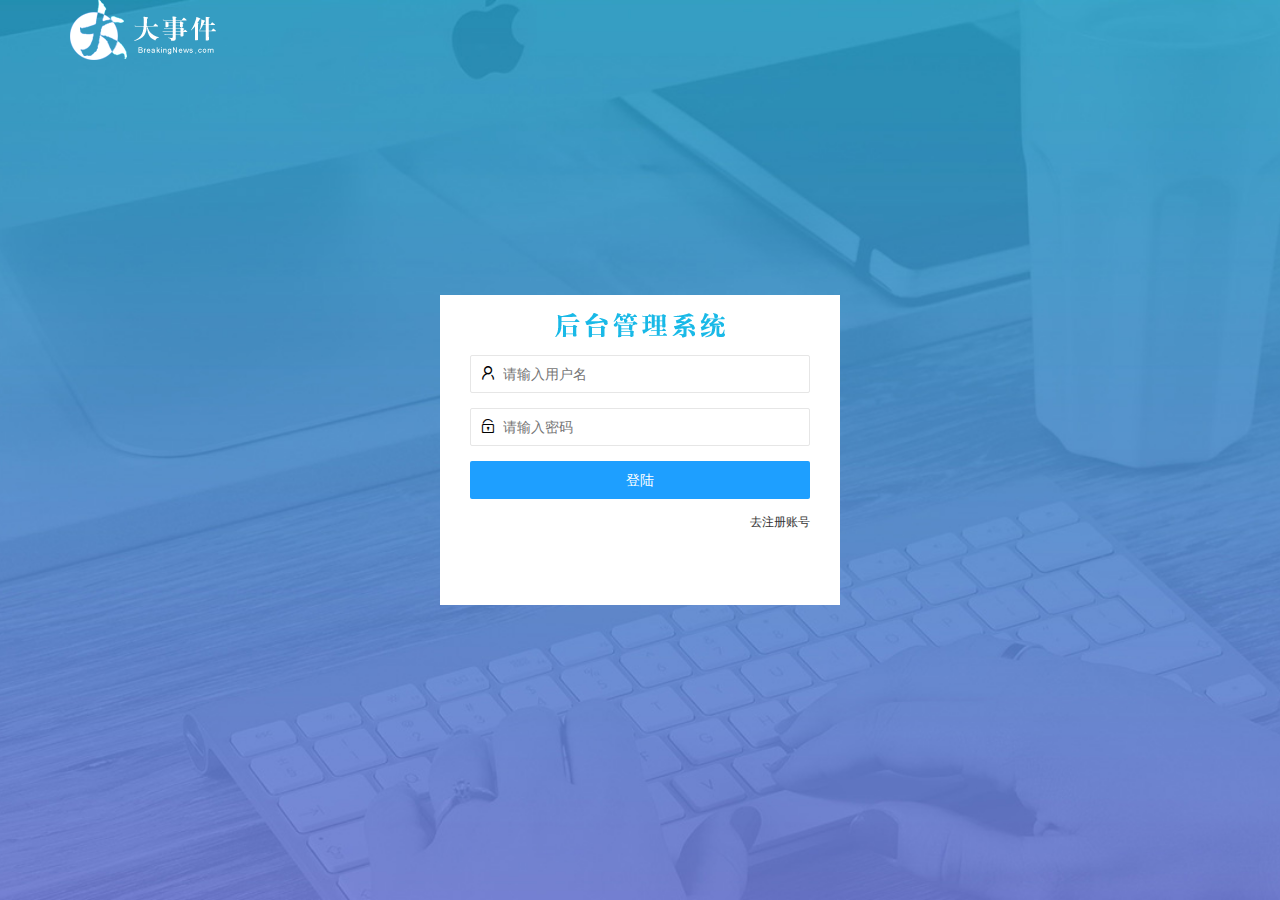
<file: login.html>
<!DOCTYPE html>
<html lang="en">

<head>
    <meta charset="UTF-8">
    <meta name="viewport" content="width=device-width, initial-scale=1.0">
    <title>Document</title>
    <!-- 导入layui样式 -->
    <link rel="stylesheet" href="/assets/lib/layui/css/layui.css">
    <!-- 导入自己的CSS样式 -->
    <link rel="stylesheet" href="/assets/css/login.css">
</head>

<body>
    <!-- 头部logo区 -->
    <div class="layui-main">
        <img src="/assets/images/logo.png" alt="">
    </div>

    <!-- 登陆注册区 -->
    <div class="loginAndRegBox">
        <!-- logo -->
        <div class="title-box"></div>

        <!-- 登陆的表单 -->
        <div class="login-box">

            <form class="layui-form" id="form_login">
                <!-- 用户名 -->
                <div class="layui-form-item">
                    <i class="layui-icon layui-icon-username"></i>
                    <input type="text" name="username" required lay-verify="required" placeholder="请输入用户名"
                        autocomplete="off" class="layui-input">
                </div>
                <!-- 密码 -->
                <div class="layui-form-item">
                    <i class="layui-icon layui-icon-password"></i>
                    <input type="password" name="password" required lay-verify="required|pwd" placeholder="请输入密码"
                        autocomplete="off" class="layui-input">
                </div>
                <!-- 登陆按钮 -->
                <div class="layui-form-item">
                    <!-- 注意 表单提交按钮和普通按钮的区别就是 lay-submit -->
                    <button class="layui-btn layui-btn-fluid layui-btn layui-btn-normal" lay-submit
                        lay-filter="formDemo">登陆</button>

                </div>
                <div class="layui-form-item links">
                    <a href="javascript:;" id="link_reg">去注册账号</a>
                </div>

            </form>
        </div>
 <!-- 注册的div -->
 <div class="reg-box">
    <!-- 注册的表单 -->
    <form class="layui-form" id="form_reg">
      <!-- 用户名 -->
      <div class="layui-form-item">
        <i class="layui-icon layui-icon-username"></i>
        <input type="text" name="username" required lay-verify="required" placeholder="请输入用户名" autocomplete="off" class="layui-input" />
      </div>
      <!-- 密码 -->
      <div class="layui-form-item">
        <i class="layui-icon layui-icon-password"></i>
        <input type="password" name="password" required lay-verify="required|pwd" placeholder="请输入密码" autocomplete="off" class="layui-input" />
      </div>
      <!-- 密码确认框 -->
      <div class="layui-form-item">
        <i class="layui-icon layui-icon-password"></i>
        <input type="password" name="repassword" required lay-verify="required|pwd|repwd" placeholder="再次确认密码" autocomplete="off" class="layui-input" />
      </div>
      <!-- 注册按钮 -->
      <div class="layui-form-item">
        <!-- 注意：表单提交按钮和普通按钮的区别，就是 lay-submit 属性 -->
        <button class="layui-btn layui-btn-fluid layui-btn-normal" lay-submit>注册</button>
      </div>
      <div class="layui-form-item links">
        <a href="javascript:;" id="link_login">去登录</a>
      </div>
    </form>
  </div>


    </div>
    <!-- 导入layui的JS脚本 -->
    <script src="/assets/lib/layui/layui.all.js"></script>
    <!-- 导入jquery脚本 -->
    <script src="/assets/lib/jquery.js"></script>
    <!-- 导入自己的JS脚本 -->
    <!-- 公共地址脚本 -->
    <script src="/assets/js/baseAPI.js"></script>
    <script src="/assets/js/login.js"></script>
</body>

</html>
</file>
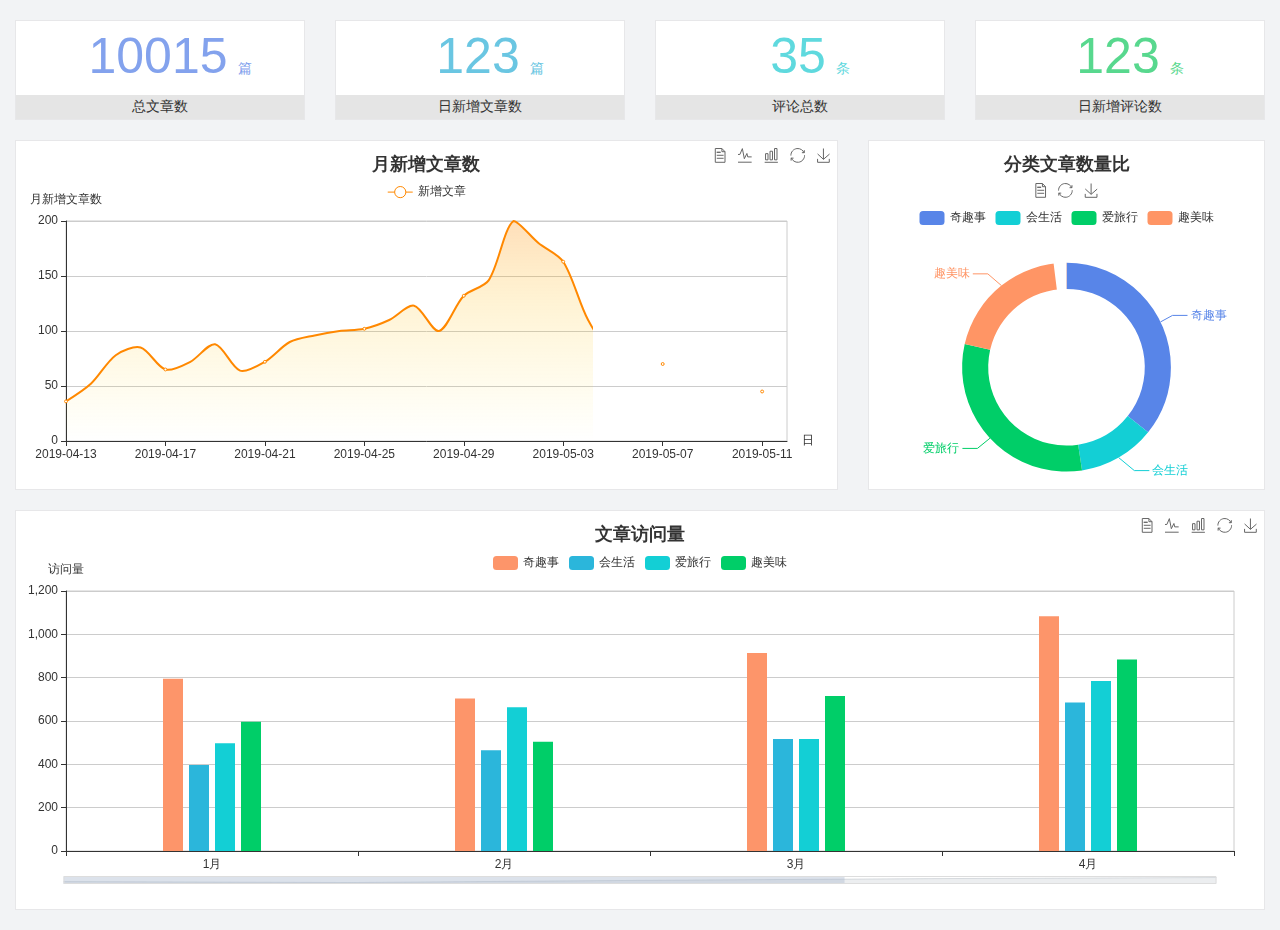
<file: home/dashboard.html>
<!DOCTYPE html>
<html lang="en">

<head>
  <meta charset="UTF-8">
  <meta name="viewport" content="width=device-width, initial-scale=1.0">
  <meta http-equiv="X-UA-Compatible" content="ie=edge">
  <title>图表统计</title>
  <link rel="stylesheet" href="../../assets/lib/bootstrap.css" />
  <link rel="stylesheet" href="../../assets/lib/main.css" />
  <script src="../../assets/lib/jquery.js"></script>
  <script type="text/javascript" src="../../assets/lib/echarts.min.js"></script>
</head>

<body>
  <div class="container-fluid">
    <div class="row spannel_list">
      <div class="col-sm-3 col-xs-6">
        <div class="spannel">
          <em>10015</em><span>篇</span>
          <b>总文章数</b>
        </div>
      </div>
      <div class="col-sm-3 col-xs-6">
        <div class="spannel scolor01">
          <em>123</em><span>篇</span>
          <b>日新增文章数</b>
        </div>
      </div>
      <div class="col-sm-3 col-xs-6">
        <div class="spannel scolor02">
          <em>35</em><span>条</span>
          <b>评论总数</b>
        </div>
      </div>
      <div class="col-sm-3 col-xs-6">
        <div class="spannel scolor03">
          <em>123</em><span>条</span>
          <b>日新增评论数</b>
        </div>
      </div>
    </div>
  </div>

  <div class="container-fluid">
    <div class="row curve-pie">
      <div class="col-lg-8 col-md-8">
        <div class="gragh_pannel" id="curve_show"></div>
      </div>
      <div class="col-lg-4 col-md-4">
        <div class="gragh_pannel" id="pie_show"></div>
      </div>
    </div>
  </div>

  <div class="container-fluid">
    <div class="column_pannel" id="column_show"></div>
  </div>

  <script>
    var oChart = echarts.init(document.getElementById('curve_show'));
    var aList_all = [
      { 'count': 36, 'date': '2019-04-13' },
      { 'count': 52, 'date': '2019-04-14' },
      { 'count': 78, 'date': '2019-04-15' },
      { 'count': 85, 'date': '2019-04-16' },
      { 'count': 65, 'date': '2019-04-17' },
      { 'count': 72, 'date': '2019-04-18' },
      { 'count': 88, 'date': '2019-04-19' },
      { 'count': 64, 'date': '2019-04-20' },
      { 'count': 72, 'date': '2019-04-21' },
      { 'count': 90, 'date': '2019-04-22' },
      { 'count': 96, 'date': '2019-04-23' },
      { 'count': 100, 'date': '2019-04-24' },
      { 'count': 102, 'date': '2019-04-25' },
      { 'count': 110, 'date': '2019-04-26' },
      { 'count': 123, 'date': '2019-04-27' },
      { 'count': 100, 'date': '2019-04-28' },
      { 'count': 132, 'date': '2019-04-29' },
      { 'count': 146, 'date': '2019-04-30' },
      { 'count': 200, 'date': '2019-05-01' },
      { 'count': 180, 'date': '2019-05-02' },
      { 'count': 163, 'date': '2019-05-03' },
      { 'count': 110, 'date': '2019-05-04' },
      { 'count': 80, 'date': '2019-05-05' },
      { 'count': 82, 'date': '2019-05-06' },
      { 'count': 70, 'date': '2019-05-07' },
      { 'count': 65, 'date': '2019-05-08' },
      { 'count': 54, 'date': '2019-05-09' },
      { 'count': 40, 'date': '2019-05-10' },
      { 'count': 45, 'date': '2019-05-11' },
      { 'count': 38, 'date': '2019-05-12' },
    ];

    let aCount = [];
    let aDate = [];

    for (var i = 0; i < aList_all.length; i++) {
      aCount.push(aList_all[i].count);
      aDate.push(aList_all[i].date);
    }

    var chartopt = {
      title: {
        text: '月新增文章数',
        left: 'center',
        top: '10'
      },
      tooltip: {
        trigger: 'axis'
      },
      legend: {
        data: ['新增文章'],
        top: '40'
      },
      toolbox: {
        show: true,
        feature: {
          mark: { show: true },
          dataView: { show: true, readOnly: false },
          magicType: { show: true, type: ['line', 'bar'] },
          restore: { show: true },
          saveAsImage: { show: true }
        }
      },
      calculable: true,
      xAxis: [
        {
          name: '日',
          type: 'category',
          boundaryGap: false,
          data: aDate
        }
      ],
      yAxis: [
        {
          name: '月新增文章数',
          type: 'value'
        }
      ],
      series: [
        {
          name: '新增文章',
          type: 'line',
          smooth: true,
          itemStyle: { normal: { areaStyle: { type: 'default' }, color: '#f80' }, lineStyle: { color: '#f80' } },
          data: aCount
        }],
      areaStyle: {
        normal: {
          color: new echarts.graphic.LinearGradient(0, 0, 0, 1, [{
            offset: 0,
            color: 'rgba(255,136,0,0.39)'
          }, {
            offset: .34,
            color: 'rgba(255,180,0,0.25)'
          }, {
            offset: 1,
            color: 'rgba(255,222,0,0.00)'
          }])

        }
      },
      grid: {
        show: true,
        x: 50,
        x2: 50,
        y: 80,
        height: 220
      }
    };

    oChart.setOption(chartopt);


    var oPie = echarts.init(document.getElementById('pie_show'));
    var oPieopt =
    {
      title: {
        top: 10,
        text: '分类文章数量比',
        x: 'center'
      },
      tooltip: {
        trigger: 'item',
        formatter: "{a} <br/>{b} : {c} ({d}%)"
      },
      color: ['#5885e8', '#13cfd5', '#00ce68', '#ff9565'],
      legend: {
        x: 'center',
        top: 65,
        data: ['奇趣事', '会生活', '爱旅行', '趣美味']
      },
      toolbox: {
        show: true,
        x: 'center',
        top: 35,
        feature: {
          mark: { show: true },
          dataView: { show: true, readOnly: false },
          magicType: {
            show: true,
            type: ['pie', 'funnel'],
            option: {
              funnel: {
                x: '25%',
                width: '50%',
                funnelAlign: 'left',
                max: 1548
              }
            }
          },
          restore: { show: true },
          saveAsImage: { show: true }
        }
      },
      calculable: true,
      series: [
        {
          name: '访问来源',
          type: 'pie',
          radius: ['45%', '60%'],
          center: ['50%', '65%'],
          data: [
            { value: 300, name: '奇趣事' },
            { value: 100, name: '会生活' },
            { value: 260, name: '爱旅行' },
            { value: 180, name: '趣美味' }
          ]
        }
      ]
    };
    oPie.setOption(oPieopt);



    var oColumn = this.echarts.init(document.getElementById('column_show'));
    var oColumnopt =
    {
      title: {
        text: '文章访问量',
        left: 'center',
        top: '10'
      },
      tooltip: {
        trigger: 'axis'
      },
      legend: {
        data: ['奇趣事', '会生活', '爱旅行', '趣美味'],
        top: '40'
      },
      toolbox: {
        show: true,
        feature: {
          mark: { show: true },
          dataView: { show: true, readOnly: false },
          magicType: { show: true, type: ['line', 'bar'] },
          restore: { show: true },
          saveAsImage: { show: true }
        }
      },
      calculable: true,
      xAxis: [
        {
          type: 'category',
          data: ['1月', '2月', '3月', '4月', '5月']
        }
      ],
      yAxis: [
        {
          name: '访问量',
          type: 'value'
        }
      ],
      series: [
        {
          name: '奇趣事',
          type: 'bar',
          barWidth: 20,
          itemStyle: {
            normal: { areaStyle: { type: 'default' }, color: '#fd956a' }
          },
          data: [800, 708, 920, 1090, 1200]
        },
        {
          name: '会生活',
          type: 'bar',
          barWidth: 20,
          itemStyle: {
            normal: { areaStyle: { type: 'default' }, color: '#2bb6db' }
          },
          data: [400, 468, 520, 690, 800]
        },
        {
          name: '爱旅行',
          type: 'bar',
          barWidth: 20,
          itemStyle: {
            normal: { areaStyle: { type: 'default' }, color: '#13cfd5' }
          },
          data: [500, 668, 520, 790, 900]
        },
        {
          name: '趣美味',
          type: 'bar',
          barWidth: 20,
          itemStyle: {
            normal: { areaStyle: { type: 'default' }, color: '#00ce68' }
          },
          data: [600, 508, 720, 890, 1000]
        }
      ],
      grid: {
        show: true,
        x: 50,
        x2: 30,
        y: 80,
        height: 260
      },
      dataZoom: [//给x轴设置滚动条
        {
          start: 0,//默认为0
          end: 100 - 1000 / 31,//默认为100
          type: 'slider',
          show: true,
          xAxisIndex: [0],
          handleSize: 0,//滑动条的 左右2个滑动条的大小
          height: 8,//组件高度
          left: 45, //左边的距离
          right: 50,//右边的距离
          bottom: 26,//右边的距离
          handleColor: '#ddd',//h滑动图标的颜色
          handleStyle: {
            borderColor: "#cacaca",
            borderWidth: "1",
            shadowBlur: 2,
            background: "#ddd",
            shadowColor: "#ddd",
          }
        }]
    };
    oColumn.setOption(oColumnopt);
  </script>
</body>

</html>
</file>
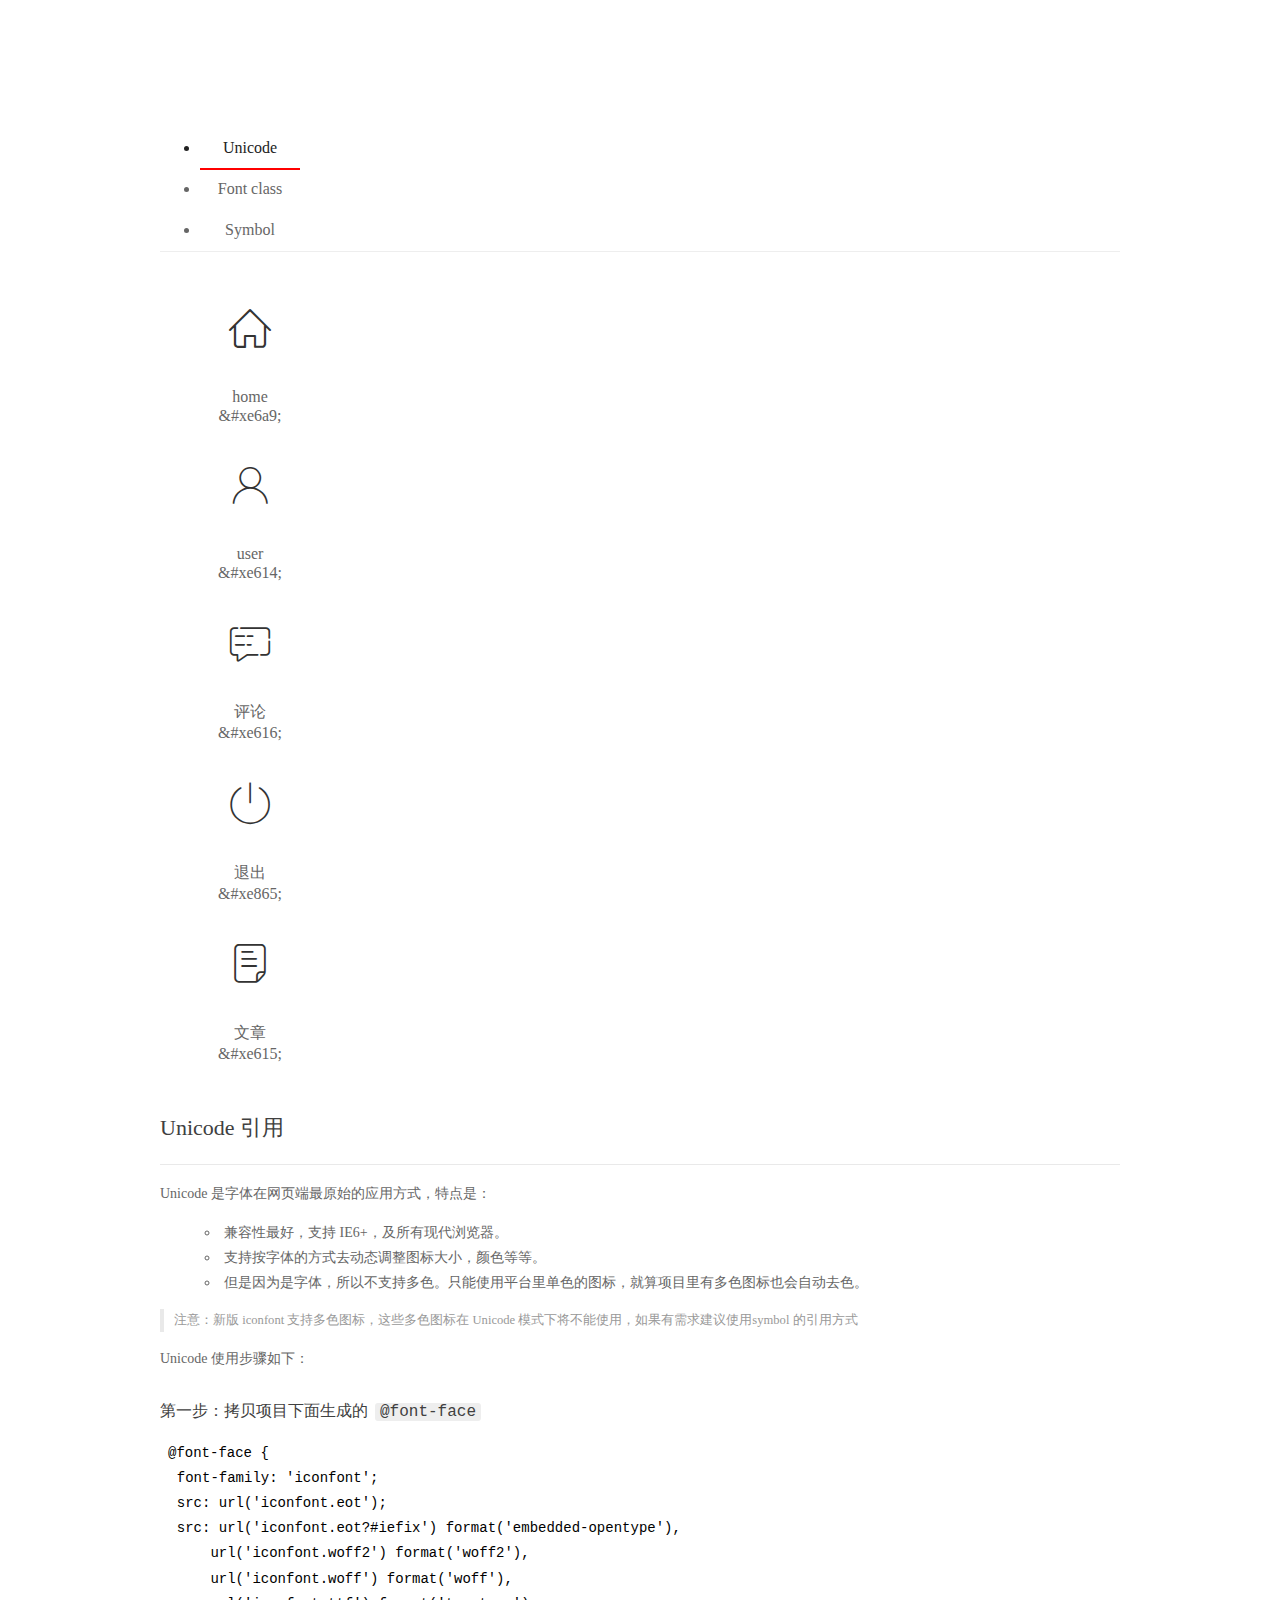
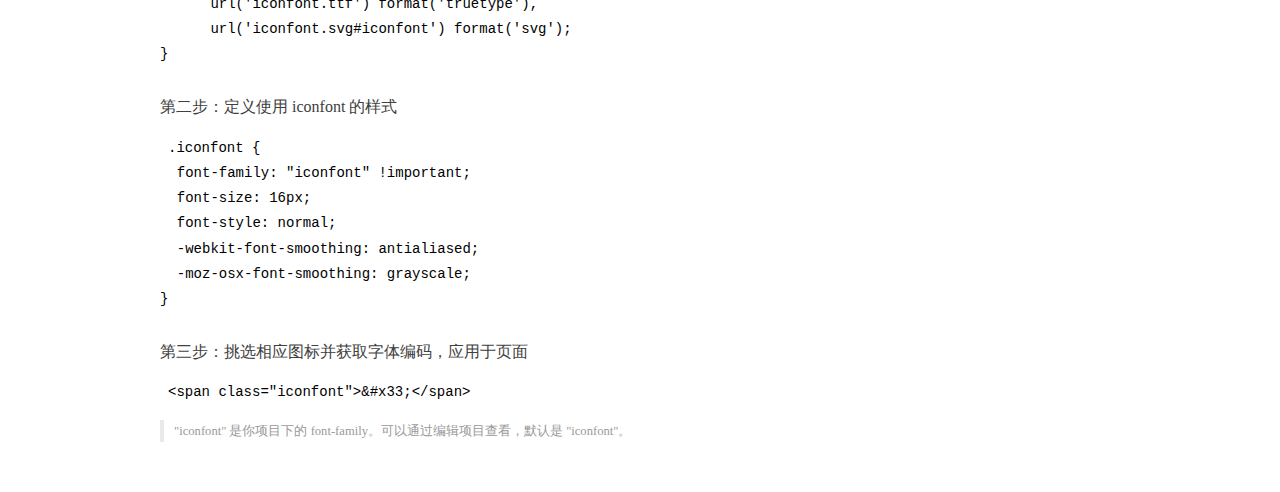
<file: assets/fonts/demo_index.html>
<!DOCTYPE html>
<html>
<head>
  <meta charset="utf-8"/>
  <title>IconFont Demo</title>
  <link rel="shortcut icon" href="https://gtms04.alicdn.com/tps/i4/TB1_oz6GVXXXXaFXpXXJDFnIXXX-64-64.ico" type="image/x-icon"/>
  <link rel="stylesheet" href="https://g.alicdn.com/thx/cube/1.3.2/cube.min.css">
  <link rel="stylesheet" href="demo.css">
  <link rel="stylesheet" href="iconfont.css">
  <script src="iconfont.js"></script>
  <!-- jQuery -->
  <script src="https://a1.alicdn.com/oss/uploads/2018/12/26/7bfddb60-08e8-11e9-9b04-53e73bb6408b.js"></script>
  <!-- 代码高亮 -->
  <script src="https://a1.alicdn.com/oss/uploads/2018/12/26/a3f714d0-08e6-11e9-8a15-ebf944d7534c.js"></script>
</head>
<body>
  <div class="main">
    <h1 class="logo"><a href="https://www.iconfont.cn/" title="iconfont 首页" target="_blank">&#xe86b;</a></h1>
    <div class="nav-tabs">
      <ul id="tabs" class="dib-box">
        <li class="dib active"><span>Unicode</span></li>
        <li class="dib"><span>Font class</span></li>
        <li class="dib"><span>Symbol</span></li>
      </ul>
      
    </div>
    <div class="tab-container">
      <div class="content unicode" style="display: block;">
          <ul class="icon_lists dib-box">
          
            <li class="dib">
              <span class="icon iconfont">&#xe6a9;</span>
                <div class="name">home</div>
                <div class="code-name">&amp;#xe6a9;</div>
              </li>
          
            <li class="dib">
              <span class="icon iconfont">&#xe614;</span>
                <div class="name">user</div>
                <div class="code-name">&amp;#xe614;</div>
              </li>
          
            <li class="dib">
              <span class="icon iconfont">&#xe616;</span>
                <div class="name">评论</div>
                <div class="code-name">&amp;#xe616;</div>
              </li>
          
            <li class="dib">
              <span class="icon iconfont">&#xe865;</span>
                <div class="name">退出</div>
                <div class="code-name">&amp;#xe865;</div>
              </li>
          
            <li class="dib">
              <span class="icon iconfont">&#xe615;</span>
                <div class="name">文章</div>
                <div class="code-name">&amp;#xe615;</div>
              </li>
          
          </ul>
          <div class="article markdown">
          <h2 id="unicode-">Unicode 引用</h2>
          <hr>

          <p>Unicode 是字体在网页端最原始的应用方式，特点是：</p>
          <ul>
            <li>兼容性最好，支持 IE6+，及所有现代浏览器。</li>
            <li>支持按字体的方式去动态调整图标大小，颜色等等。</li>
            <li>但是因为是字体，所以不支持多色。只能使用平台里单色的图标，就算项目里有多色图标也会自动去色。</li>
          </ul>
          <blockquote>
            <p>注意：新版 iconfont 支持多色图标，这些多色图标在 Unicode 模式下将不能使用，如果有需求建议使用symbol 的引用方式</p>
          </blockquote>
          <p>Unicode 使用步骤如下：</p>
          <h3 id="-font-face">第一步：拷贝项目下面生成的 <code>@font-face</code></h3>
<pre><code class="language-css"
>@font-face {
  font-family: 'iconfont';
  src: url('iconfont.eot');
  src: url('iconfont.eot?#iefix') format('embedded-opentype'),
      url('iconfont.woff2') format('woff2'),
      url('iconfont.woff') format('woff'),
      url('iconfont.ttf') format('truetype'),
      url('iconfont.svg#iconfont') format('svg');
}
</code></pre>
          <h3 id="-iconfont-">第二步：定义使用 iconfont 的样式</h3>
<pre><code class="language-css"
>.iconfont {
  font-family: "iconfont" !important;
  font-size: 16px;
  font-style: normal;
  -webkit-font-smoothing: antialiased;
  -moz-osx-font-smoothing: grayscale;
}
</code></pre>
          <h3 id="-">第三步：挑选相应图标并获取字体编码，应用于页面</h3>
<pre>
<code class="language-html"
>&lt;span class="iconfont"&gt;&amp;#x33;&lt;/span&gt;
</code></pre>
          <blockquote>
            <p>"iconfont" 是你项目下的 font-family。可以通过编辑项目查看，默认是 "iconfont"。</p>
          </blockquote>
          </div>
      </div>
      <div class="content font-class">
        <ul class="icon_lists dib-box">
          
          <li class="dib">
            <span class="icon iconfont icon-home"></span>
            <div class="name">
              home
            </div>
            <div class="code-name">.icon-home
            </div>
          </li>
          
          <li class="dib">
            <span class="icon iconfont icon-user"></span>
            <div class="name">
              user
            </div>
            <div class="code-name">.icon-user
            </div>
          </li>
          
          <li class="dib">
            <span class="icon iconfont icon-pinglun"></span>
            <div class="name">
              评论
            </div>
            <div class="code-name">.icon-pinglun
            </div>
          </li>
          
          <li class="dib">
            <span class="icon iconfont icon-tuichu"></span>
            <div class="name">
              退出
            </div>
            <div class="code-name">.icon-tuichu
            </div>
          </li>
          
          <li class="dib">
            <span class="icon iconfont icon-16"></span>
            <div class="name">
              文章
            </div>
            <div class="code-name">.icon-16
            </div>
          </li>
          
        </ul>
        <div class="article markdown">
        <h2 id="font-class-">font-class 引用</h2>
        <hr>

        <p>font-class 是 Unicode 使用方式的一种变种，主要是解决 Unicode 书写不直观，语意不明确的问题。</p>
        <p>与 Unicode 使用方式相比，具有如下特点：</p>
        <ul>
          <li>兼容性良好，支持 IE8+，及所有现代浏览器。</li>
          <li>相比于 Unicode 语意明确，书写更直观。可以很容易分辨这个 icon 是什么。</li>
          <li>因为使用 class 来定义图标，所以当要替换图标时，只需要修改 class 里面的 Unicode 引用。</li>
          <li>不过因为本质上还是使用的字体，所以多色图标还是不支持的。</li>
        </ul>
        <p>使用步骤如下：</p>
        <h3 id="-fontclass-">第一步：引入项目下面生成的 fontclass 代码：</h3>
<pre><code class="language-html">&lt;link rel="stylesheet" href="./iconfont.css"&gt;
</code></pre>
        <h3 id="-">第二步：挑选相应图标并获取类名，应用于页面：</h3>
<pre><code class="language-html">&lt;span class="iconfont icon-xxx"&gt;&lt;/span&gt;
</code></pre>
        <blockquote>
          <p>"
            iconfont" 是你项目下的 font-family。可以通过编辑项目查看，默认是 "iconfont"。</p>
        </blockquote>
      </div>
      </div>
      <div class="content symbol">
          <ul class="icon_lists dib-box">
          
            <li class="dib">
                <svg class="icon svg-icon" aria-hidden="true">
                  <use xlink:href="#icon-home"></use>
                </svg>
                <div class="name">home</div>
                <div class="code-name">#icon-home</div>
            </li>
          
            <li class="dib">
                <svg class="icon svg-icon" aria-hidden="true">
                  <use xlink:href="#icon-user"></use>
                </svg>
                <div class="name">user</div>
                <div class="code-name">#icon-user</div>
            </li>
          
            <li class="dib">
                <svg class="icon svg-icon" aria-hidden="true">
                  <use xlink:href="#icon-pinglun"></use>
                </svg>
                <div class="name">评论</div>
                <div class="code-name">#icon-pinglun</div>
            </li>
          
            <li class="dib">
                <svg class="icon svg-icon" aria-hidden="true">
                  <use xlink:href="#icon-tuichu"></use>
                </svg>
                <div class="name">退出</div>
                <div class="code-name">#icon-tuichu</div>
            </li>
          
            <li class="dib">
                <svg class="icon svg-icon" aria-hidden="true">
                  <use xlink:href="#icon-16"></use>
                </svg>
                <div class="name">文章</div>
                <div class="code-name">#icon-16</div>
            </li>
          
          </ul>
          <div class="article markdown">
          <h2 id="symbol-">Symbol 引用</h2>
          <hr>

          <p>这是一种全新的使用方式，应该说这才是未来的主流，也是平台目前推荐的用法。相关介绍可以参考这篇<a href="">文章</a>
            这种用法其实是做了一个 SVG 的集合，与另外两种相比具有如下特点：</p>
          <ul>
            <li>支持多色图标了，不再受单色限制。</li>
            <li>通过一些技巧，支持像字体那样，通过 <code>font-size</code>, <code>color</code> 来调整样式。</li>
            <li>兼容性较差，支持 IE9+，及现代浏览器。</li>
            <li>浏览器渲染 SVG 的性能一般，还不如 png。</li>
          </ul>
          <p>使用步骤如下：</p>
          <h3 id="-symbol-">第一步：引入项目下面生成的 symbol 代码：</h3>
<pre><code class="language-html">&lt;script src="./iconfont.js"&gt;&lt;/script&gt;
</code></pre>
          <h3 id="-css-">第二步：加入通用 CSS 代码（引入一次就行）：</h3>
<pre><code class="language-html">&lt;style&gt;
.icon {
  width: 1em;
  height: 1em;
  vertical-align: -0.15em;
  fill: currentColor;
  overflow: hidden;
}
&lt;/style&gt;
</code></pre>
          <h3 id="-">第三步：挑选相应图标并获取类名，应用于页面：</h3>
<pre><code class="language-html">&lt;svg class="icon" aria-hidden="true"&gt;
  &lt;use xlink:href="#icon-xxx"&gt;&lt;/use&gt;
&lt;/svg&gt;
</code></pre>
          </div>
      </div>

    </div>
  </div>
  <script>
  $(document).ready(function () {
      $('.tab-container .content:first').show()

      $('#tabs li').click(function (e) {
        var tabContent = $('.tab-container .content')
        var index = $(this).index()

        if ($(this).hasClass('active')) {
          return
        } else {
          $('#tabs li').removeClass('active')
          $(this).addClass('active')

          tabContent.hide().eq(index).fadeIn()
        }
      })
    })
  </script>
</body>
</html>
</file>
<file: assets/lib/layui/css/layui.css>
/** layui-v2.5.5 MIT License By https://www.layui.com */
 .layui-inline,img{display:inline-block;vertical-align:middle}h1,h2,h3,h4,h5,h6{font-weight:400}.layui-edge,.layui-header,.layui-inline,.layui-main{position:relative}.layui-body,.layui-edge,.layui-elip{overflow:hidden}.layui-btn,.layui-edge,.layui-inline,img{vertical-align:middle}.layui-btn,.layui-disabled,.layui-icon,.layui-unselect{-moz-user-select:none;-webkit-user-select:none;-ms-user-select:none}.layui-elip,.layui-form-checkbox span,.layui-form-pane .layui-form-label{text-overflow:ellipsis;white-space:nowrap}.layui-breadcrumb,.layui-tree-btnGroup{visibility:hidden}blockquote,body,button,dd,div,dl,dt,form,h1,h2,h3,h4,h5,h6,input,li,ol,p,pre,td,textarea,th,ul{margin:0;padding:0;-webkit-tap-highlight-color:rgba(0,0,0,0)}a:active,a:hover{outline:0}img{border:none}li{list-style:none}table{border-collapse:collapse;border-spacing:0}h4,h5,h6{font-size:100%}button,input,optgroup,option,select,textarea{font-family:inherit;font-size:inherit;font-style:inherit;font-weight:inherit;outline:0}pre{white-space:pre-wrap;white-space:-moz-pre-wrap;white-space:-pre-wrap;white-space:-o-pre-wrap;word-wrap:break-word}body{line-height:24px;font:14px Helvetica Neue,Helvetica,PingFang SC,Tahoma,Arial,sans-serif}hr{height:1px;margin:10px 0;border:0;clear:both}a{color:#333;text-decoration:none}a:hover{color:#777}a cite{font-style:normal;*cursor:pointer}.layui-border-box,.layui-border-box *{box-sizing:border-box}.layui-box,.layui-box *{box-sizing:content-box}.layui-clear{clear:both;*zoom:1}.layui-clear:after{content:'\20';clear:both;*zoom:1;display:block;height:0}.layui-inline{*display:inline;*zoom:1}.layui-edge{display:inline-block;width:0;height:0;border-width:6px;border-style:dashed;border-color:transparent}.layui-edge-top{top:-4px;border-bottom-color:#999;border-bottom-style:solid}.layui-edge-right{border-left-color:#999;border-left-style:solid}.layui-edge-bottom{top:2px;border-top-color:#999;border-top-style:solid}.layui-edge-left{border-right-color:#999;border-right-style:solid}.layui-disabled,.layui-disabled:hover{color:#d2d2d2!important;cursor:not-allowed!important}.layui-circle{border-radius:100%}.layui-show{display:block!important}.layui-hide{display:none!important}@font-face{font-family:layui-icon;src:url(../font/iconfont.eot?v=250);src:url(../font/iconfont.eot?v=250#iefix) format('embedded-opentype'),url(../font/iconfont.woff2?v=250) format('woff2'),url(../font/iconfont.woff?v=250) format('woff'),url(../font/iconfont.ttf?v=250) format('truetype'),url(../font/iconfont.svg?v=250#layui-icon) format('svg')}.layui-icon{font-family:layui-icon!important;font-size:16px;font-style:normal;-webkit-font-smoothing:antialiased;-moz-osx-font-smoothing:grayscale}.layui-icon-reply-fill:before{content:"\e611"}.layui-icon-set-fill:before{content:"\e614"}.layui-icon-menu-fill:before{content:"\e60f"}.layui-icon-search:before{content:"\e615"}.layui-icon-share:before{content:"\e641"}.layui-icon-set-sm:before{content:"\e620"}.layui-icon-engine:before{content:"\e628"}.layui-icon-close:before{content:"\1006"}.layui-icon-close-fill:before{content:"\1007"}.layui-icon-chart-screen:before{content:"\e629"}.layui-icon-star:before{content:"\e600"}.layui-icon-circle-dot:before{content:"\e617"}.layui-icon-chat:before{content:"\e606"}.layui-icon-release:before{content:"\e609"}.layui-icon-list:before{content:"\e60a"}.layui-icon-chart:before{content:"\e62c"}.layui-icon-ok-circle:before{content:"\1005"}.layui-icon-layim-theme:before{content:"\e61b"}.layui-icon-table:before{content:"\e62d"}.layui-icon-right:before{content:"\e602"}.layui-icon-left:before{content:"\e603"}.layui-icon-cart-simple:before{content:"\e698"}.layui-icon-face-cry:before{content:"\e69c"}.layui-icon-face-smile:before{content:"\e6af"}.layui-icon-survey:before{content:"\e6b2"}.layui-icon-tree:before{content:"\e62e"}.layui-icon-upload-circle:before{content:"\e62f"}.layui-icon-add-circle:before{content:"\e61f"}.layui-icon-download-circle:before{content:"\e601"}.layui-icon-templeate-1:before{content:"\e630"}.layui-icon-util:before{content:"\e631"}.layui-icon-face-surprised:before{content:"\e664"}.layui-icon-edit:before{content:"\e642"}.layui-icon-speaker:before{content:"\e645"}.layui-icon-down:before{content:"\e61a"}.layui-icon-file:before{content:"\e621"}.layui-icon-layouts:before{content:"\e632"}.layui-icon-rate-half:before{content:"\e6c9"}.layui-icon-add-circle-fine:before{content:"\e608"}.layui-icon-prev-circle:before{content:"\e633"}.layui-icon-read:before{content:"\e705"}.layui-icon-404:before{content:"\e61c"}.layui-icon-carousel:before{content:"\e634"}.layui-icon-help:before{content:"\e607"}.layui-icon-code-circle:before{content:"\e635"}.layui-icon-water:before{content:"\e636"}.layui-icon-username:before{content:"\e66f"}.layui-icon-find-fill:before{content:"\e670"}.layui-icon-about:before{content:"\e60b"}.layui-icon-location:before{content:"\e715"}.layui-icon-up:before{content:"\e619"}.layui-icon-pause:before{content:"\e651"}.layui-icon-date:before{content:"\e637"}.layui-icon-layim-uploadfile:before{content:"\e61d"}.layui-icon-delete:before{content:"\e640"}.layui-icon-play:before{content:"\e652"}.layui-icon-top:before{content:"\e604"}.layui-icon-friends:before{content:"\e612"}.layui-icon-refresh-3:before{content:"\e9aa"}.layui-icon-ok:before{content:"\e605"}.layui-icon-layer:before{content:"\e638"}.layui-icon-face-smile-fine:before{content:"\e60c"}.layui-icon-dollar:before{content:"\e659"}.layui-icon-group:before{content:"\e613"}.layui-icon-layim-download:before{content:"\e61e"}.layui-icon-picture-fine:before{content:"\e60d"}.layui-icon-link:before{content:"\e64c"}.layui-icon-diamond:before{content:"\e735"}.layui-icon-log:before{content:"\e60e"}.layui-icon-rate-solid:before{content:"\e67a"}.layui-icon-fonts-del:before{content:"\e64f"}.layui-icon-unlink:before{content:"\e64d"}.layui-icon-fonts-clear:before{content:"\e639"}.layui-icon-triangle-r:before{content:"\e623"}.layui-icon-circle:before{content:"\e63f"}.layui-icon-radio:before{content:"\e643"}.layui-icon-align-center:before{content:"\e647"}.layui-icon-align-right:before{content:"\e648"}.layui-icon-align-left:before{content:"\e649"}.layui-icon-loading-1:before{content:"\e63e"}.layui-icon-return:before{content:"\e65c"}.layui-icon-fonts-strong:before{content:"\e62b"}.layui-icon-upload:before{content:"\e67c"}.layui-icon-dialogue:before{content:"\e63a"}.layui-icon-video:before{content:"\e6ed"}.layui-icon-headset:before{content:"\e6fc"}.layui-icon-cellphone-fine:before{content:"\e63b"}.layui-icon-add-1:before{content:"\e654"}.layui-icon-face-smile-b:before{content:"\e650"}.layui-icon-fonts-html:before{content:"\e64b"}.layui-icon-form:before{content:"\e63c"}.layui-icon-cart:before{content:"\e657"}.layui-icon-camera-fill:before{content:"\e65d"}.layui-icon-tabs:before{content:"\e62a"}.layui-icon-fonts-code:before{content:"\e64e"}.layui-icon-fire:before{content:"\e756"}.layui-icon-set:before{content:"\e716"}.layui-icon-fonts-u:before{content:"\e646"}.layui-icon-triangle-d:before{content:"\e625"}.layui-icon-tips:before{content:"\e702"}.layui-icon-picture:before{content:"\e64a"}.layui-icon-more-vertical:before{content:"\e671"}.layui-icon-flag:before{content:"\e66c"}.layui-icon-loading:before{content:"\e63d"}.layui-icon-fonts-i:before{content:"\e644"}.layui-icon-refresh-1:before{content:"\e666"}.layui-icon-rmb:before{content:"\e65e"}.layui-icon-home:before{content:"\e68e"}.layui-icon-user:before{content:"\e770"}.layui-icon-notice:before{content:"\e667"}.layui-icon-login-weibo:before{content:"\e675"}.layui-icon-voice:before{content:"\e688"}.layui-icon-upload-drag:before{content:"\e681"}.layui-icon-login-qq:before{content:"\e676"}.layui-icon-snowflake:before{content:"\e6b1"}.layui-icon-file-b:before{content:"\e655"}.layui-icon-template:before{content:"\e663"}.layui-icon-auz:before{content:"\e672"}.layui-icon-console:before{content:"\e665"}.layui-icon-app:before{content:"\e653"}.layui-icon-prev:before{content:"\e65a"}.layui-icon-website:before{content:"\e7ae"}.layui-icon-next:before{content:"\e65b"}.layui-icon-component:before{content:"\e857"}.layui-icon-more:before{content:"\e65f"}.layui-icon-login-wechat:before{content:"\e677"}.layui-icon-shrink-right:before{content:"\e668"}.layui-icon-spread-left:before{content:"\e66b"}.layui-icon-camera:before{content:"\e660"}.layui-icon-note:before{content:"\e66e"}.layui-icon-refresh:before{content:"\e669"}.layui-icon-female:before{content:"\e661"}.layui-icon-male:before{content:"\e662"}.layui-icon-password:before{content:"\e673"}.layui-icon-senior:before{content:"\e674"}.layui-icon-theme:before{content:"\e66a"}.layui-icon-tread:before{content:"\e6c5"}.layui-icon-praise:before{content:"\e6c6"}.layui-icon-star-fill:before{content:"\e658"}.layui-icon-rate:before{content:"\e67b"}.layui-icon-template-1:before{content:"\e656"}.layui-icon-vercode:before{content:"\e679"}.layui-icon-cellphone:before{content:"\e678"}.layui-icon-screen-full:before{content:"\e622"}.layui-icon-screen-restore:before{content:"\e758"}.layui-icon-cols:before{content:"\e610"}.layui-icon-export:before{content:"\e67d"}.layui-icon-print:before{content:"\e66d"}.layui-icon-slider:before{content:"\e714"}.layui-icon-addition:before{content:"\e624"}.layui-icon-subtraction:before{content:"\e67e"}.layui-icon-service:before{content:"\e626"}.layui-icon-transfer:before{content:"\e691"}.layui-main{width:1140px;margin:0 auto}.layui-header{z-index:1000;height:60px}.layui-header a:hover{transition:all .5s;-webkit-transition:all .5s}.layui-side{position:fixed;left:0;top:0;bottom:0;z-index:999;width:200px;overflow-x:hidden}.layui-side-scroll{position:relative;width:220px;height:100%;overflow-x:hidden}.layui-body{position:absolute;left:200px;right:0;top:0;bottom:0;z-index:998;width:auto;overflow-y:auto;box-sizing:border-box}.layui-layout-body{overflow:hidden}.layui-layout-admin .layui-header{background-color:#23262E}.layui-layout-admin .layui-side{top:60px;width:200px;overflow-x:hidden}.layui-layout-admin .layui-body{position:fixed;top:60px;bottom:44px}.layui-layout-admin .layui-main{width:auto;margin:0 15px}.layui-layout-admin .layui-footer{position:fixed;left:200px;right:0;bottom:0;height:44px;line-height:44px;padding:0 15px;background-color:#eee}.layui-layout-admin .layui-logo{position:absolute;left:0;top:0;width:200px;height:100%;line-height:60px;text-align:center;color:#009688;font-size:16px}.layui-layout-admin .layui-header .layui-nav{background:0 0}.layui-layout-left{position:absolute!important;left:200px;top:0}.layui-layout-right{position:absolute!important;right:0;top:0}.layui-container{position:relative;margin:0 auto;padding:0 15px;box-sizing:border-box}.layui-fluid{position:relative;margin:0 auto;padding:0 15px}.layui-row:after,.layui-row:before{content:'';display:block;clear:both}.layui-col-lg1,.layui-col-lg10,.layui-col-lg11,.layui-col-lg12,.layui-col-lg2,.layui-col-lg3,.layui-col-lg4,.layui-col-lg5,.layui-col-lg6,.layui-col-lg7,.layui-col-lg8,.layui-col-lg9,.layui-col-md1,.layui-col-md10,.layui-col-md11,.layui-col-md12,.layui-col-md2,.layui-col-md3,.layui-col-md4,.layui-col-md5,.layui-col-md6,.layui-col-md7,.layui-col-md8,.layui-col-md9,.layui-col-sm1,.layui-col-sm10,.layui-col-sm11,.layui-col-sm12,.layui-col-sm2,.layui-col-sm3,.layui-col-sm4,.layui-col-sm5,.layui-col-sm6,.layui-col-sm7,.layui-col-sm8,.layui-col-sm9,.layui-col-xs1,.layui-col-xs10,.layui-col-xs11,.layui-col-xs12,.layui-col-xs2,.layui-col-xs3,.layui-col-xs4,.layui-col-xs5,.layui-col-xs6,.layui-col-xs7,.layui-col-xs8,.layui-col-xs9{position:relative;display:block;box-sizing:border-box}.layui-col-xs1,.layui-col-xs10,.layui-col-xs11,.layui-col-xs12,.layui-col-xs2,.layui-col-xs3,.layui-col-xs4,.layui-col-xs5,.layui-col-xs6,.layui-col-xs7,.layui-col-xs8,.layui-col-xs9{float:left}.layui-col-xs1{width:8.33333333%}.layui-col-xs2{width:16.66666667%}.layui-col-xs3{width:25%}.layui-col-xs4{width:33.33333333%}.layui-col-xs5{width:41.66666667%}.layui-col-xs6{width:50%}.layui-col-xs7{width:58.33333333%}.layui-col-xs8{width:66.66666667%}.layui-col-xs9{width:75%}.layui-col-xs10{width:83.33333333%}.layui-col-xs11{width:91.66666667%}.layui-col-xs12{width:100%}.layui-col-xs-offset1{margin-left:8.33333333%}.layui-col-xs-offset2{margin-left:16.66666667%}.layui-col-xs-offset3{margin-left:25%}.layui-col-xs-offset4{margin-left:33.33333333%}.layui-col-xs-offset5{margin-left:41.66666667%}.layui-col-xs-offset6{margin-left:50%}.layui-col-xs-offset7{margin-left:58.33333333%}.layui-col-xs-offset8{margin-left:66.66666667%}.layui-col-xs-offset9{margin-left:75%}.layui-col-xs-offset10{margin-left:83.33333333%}.layui-col-xs-offset11{margin-left:91.66666667%}.layui-col-xs-offset12{margin-left:100%}@media screen and (max-width:768px){.layui-hide-xs{display:none!important}.layui-show-xs-block{display:block!important}.layui-show-xs-inline{display:inline!important}.layui-show-xs-inline-block{display:inline-block!important}}@media screen and (min-width:768px){.layui-container{width:750px}.layui-hide-sm{display:none!important}.layui-show-sm-block{display:block!important}.layui-show-sm-inline{display:inline!important}.layui-show-sm-inline-block{display:inline-block!important}.layui-col-sm1,.layui-col-sm10,.layui-col-sm11,.layui-col-sm12,.layui-col-sm2,.layui-col-sm3,.layui-col-sm4,.layui-col-sm5,.layui-col-sm6,.layui-col-sm7,.layui-col-sm8,.layui-col-sm9{float:left}.layui-col-sm1{width:8.33333333%}.layui-col-sm2{width:16.66666667%}.layui-col-sm3{width:25%}.layui-col-sm4{width:33.33333333%}.layui-col-sm5{width:41.66666667%}.layui-col-sm6{width:50%}.layui-col-sm7{width:58.33333333%}.layui-col-sm8{width:66.66666667%}.layui-col-sm9{width:75%}.layui-col-sm10{width:83.33333333%}.layui-col-sm11{width:91.66666667%}.layui-col-sm12{width:100%}.layui-col-sm-offset1{margin-left:8.33333333%}.layui-col-sm-offset2{margin-left:16.66666667%}.layui-col-sm-offset3{margin-left:25%}.layui-col-sm-offset4{margin-left:33.33333333%}.layui-col-sm-offset5{margin-left:41.66666667%}.layui-col-sm-offset6{margin-left:50%}.layui-col-sm-offset7{margin-left:58.33333333%}.layui-col-sm-offset8{margin-left:66.66666667%}.layui-col-sm-offset9{margin-left:75%}.layui-col-sm-offset10{margin-left:83.33333333%}.layui-col-sm-offset11{margin-left:91.66666667%}.layui-col-sm-offset12{margin-left:100%}}@media screen and (min-width:992px){.layui-container{width:970px}.layui-hide-md{display:none!important}.layui-show-md-block{display:block!important}.layui-show-md-inline{display:inline!important}.layui-show-md-inline-block{display:inline-block!important}.layui-col-md1,.layui-col-md10,.layui-col-md11,.layui-col-md12,.layui-col-md2,.layui-col-md3,.layui-col-md4,.layui-col-md5,.layui-col-md6,.layui-col-md7,.layui-col-md8,.layui-col-md9{float:left}.layui-col-md1{width:8.33333333%}.layui-col-md2{width:16.66666667%}.layui-col-md3{width:25%}.layui-col-md4{width:33.33333333%}.layui-col-md5{width:41.66666667%}.layui-col-md6{width:50%}.layui-col-md7{width:58.33333333%}.layui-col-md8{width:66.66666667%}.layui-col-md9{width:75%}.layui-col-md10{width:83.33333333%}.layui-col-md11{width:91.66666667%}.layui-col-md12{width:100%}.layui-col-md-offset1{margin-left:8.33333333%}.layui-col-md-offset2{margin-left:16.66666667%}.layui-col-md-offset3{margin-left:25%}.layui-col-md-offset4{margin-left:33.33333333%}.layui-col-md-offset5{margin-left:41.66666667%}.layui-col-md-offset6{margin-left:50%}.layui-col-md-offset7{margin-left:58.33333333%}.layui-col-md-offset8{margin-left:66.66666667%}.layui-col-md-offset9{margin-left:75%}.layui-col-md-offset10{margin-left:83.33333333%}.layui-col-md-offset11{margin-left:91.66666667%}.layui-col-md-offset12{margin-left:100%}}@media screen and (min-width:1200px){.layui-container{width:1170px}.layui-hide-lg{display:none!important}.layui-show-lg-block{display:block!important}.layui-show-lg-inline{display:inline!important}.layui-show-lg-inline-block{display:inline-block!important}.layui-col-lg1,.layui-col-lg10,.layui-col-lg11,.layui-col-lg12,.layui-col-lg2,.layui-col-lg3,.layui-col-lg4,.layui-col-lg5,.layui-col-lg6,.layui-col-lg7,.layui-col-lg8,.layui-col-lg9{float:left}.layui-col-lg1{width:8.33333333%}.layui-col-lg2{width:16.66666667%}.layui-col-lg3{width:25%}.layui-col-lg4{width:33.33333333%}.layui-col-lg5{width:41.66666667%}.layui-col-lg6{width:50%}.layui-col-lg7{width:58.33333333%}.layui-col-lg8{width:66.66666667%}.layui-col-lg9{width:75%}.layui-col-lg10{width:83.33333333%}.layui-col-lg11{width:91.66666667%}.layui-col-lg12{width:100%}.layui-col-lg-offset1{margin-left:8.33333333%}.layui-col-lg-offset2{margin-left:16.66666667%}.layui-col-lg-offset3{margin-left:25%}.layui-col-lg-offset4{margin-left:33.33333333%}.layui-col-lg-offset5{margin-left:41.66666667%}.layui-col-lg-offset6{margin-left:50%}.layui-col-lg-offset7{margin-left:58.33333333%}.layui-col-lg-offset8{margin-left:66.66666667%}.layui-col-lg-offset9{margin-left:75%}.layui-col-lg-offset10{margin-left:83.33333333%}.layui-col-lg-offset11{margin-left:91.66666667%}.layui-col-lg-offset12{margin-left:100%}}.layui-col-space1{margin:-.5px}.layui-col-space1>*{padding:.5px}.layui-col-space3{margin:-1.5px}.layui-col-space3>*{padding:1.5px}.layui-col-space5{margin:-2.5px}.layui-col-space5>*{padding:2.5px}.layui-col-space8{margin:-3.5px}.layui-col-space8>*{padding:3.5px}.layui-col-space10{margin:-5px}.layui-col-space10>*{padding:5px}.layui-col-space12{margin:-6px}.layui-col-space12>*{padding:6px}.layui-col-space15{margin:-7.5px}.layui-col-space15>*{padding:7.5px}.layui-col-space18{margin:-9px}.layui-col-space18>*{padding:9px}.layui-col-space20{margin:-10px}.layui-col-space20>*{padding:10px}.layui-col-space22{margin:-11px}.layui-col-space22>*{padding:11px}.layui-col-space25{margin:-12.5px}.layui-col-space25>*{padding:12.5px}.layui-col-space30{margin:-15px}.layui-col-space30>*{padding:15px}.layui-btn,.layui-input,.layui-select,.layui-textarea,.layui-upload-button{outline:0;-webkit-appearance:none;transition:all .3s;-webkit-transition:all .3s;box-sizing:border-box}.layui-elem-quote{margin-bottom:10px;padding:15px;line-height:22px;border-left:5px solid #009688;border-radius:0 2px 2px 0;background-color:#f2f2f2}.layui-quote-nm{border-style:solid;border-width:1px 1px 1px 5px;background:0 0}.layui-elem-field{margin-bottom:10px;padding:0;border-width:1px;border-style:solid}.layui-elem-field legend{margin-left:20px;padding:0 10px;font-size:20px;font-weight:300}.layui-field-title{margin:10px 0 20px;border-width:1px 0 0}.layui-field-box{padding:10px 15px}.layui-field-title .layui-field-box{padding:10px 0}.layui-progress{position:relative;height:6px;border-radius:20px;background-color:#e2e2e2}.layui-progress-bar{position:absolute;left:0;top:0;width:0;max-width:100%;height:6px;border-radius:20px;text-align:right;background-color:#5FB878;transition:all .3s;-webkit-transition:all .3s}.layui-progress-big,.layui-progress-big .layui-progress-bar{height:18px;line-height:18px}.layui-progress-text{position:relative;top:-20px;line-height:18px;font-size:12px;color:#666}.layui-progress-big .layui-progress-text{position:static;padding:0 10px;color:#fff}.layui-collapse{border-width:1px;border-style:solid;border-radius:2px}.layui-colla-content,.layui-colla-item{border-top-width:1px;border-top-style:solid}.layui-colla-item:first-child{border-top:none}.layui-colla-title{position:relative;height:42px;line-height:42px;padding:0 15px 0 35px;color:#333;background-color:#f2f2f2;cursor:pointer;font-size:14px;overflow:hidden}.layui-colla-content{display:none;padding:10px 15px;line-height:22px;color:#666}.layui-colla-icon{position:absolute;left:15px;top:0;font-size:14px}.layui-card{margin-bottom:15px;border-radius:2px;background-color:#fff;box-shadow:0 1px 2px 0 rgba(0,0,0,.05)}.layui-card:last-child{margin-bottom:0}.layui-card-header{position:relative;height:42px;line-height:42px;padding:0 15px;border-bottom:1px solid #f6f6f6;color:#333;border-radius:2px 2px 0 0;font-size:14px}.layui-bg-black,.layui-bg-blue,.layui-bg-cyan,.layui-bg-green,.layui-bg-orange,.layui-bg-red{color:#fff!important}.layui-card-body{position:relative;padding:10px 15px;line-height:24px}.layui-card-body[pad15]{padding:15px}.layui-card-body[pad20]{padding:20px}.layui-card-body .layui-table{margin:5px 0}.layui-card .layui-tab{margin:0}.layui-panel-window{position:relative;padding:15px;border-radius:0;border-top:5px solid #E6E6E6;background-color:#fff}.layui-auxiliar-moving{position:fixed;left:0;right:0;top:0;bottom:0;width:100%;height:100%;background:0 0;z-index:9999999999}.layui-form-label,.layui-form-mid,.layui-form-select,.layui-input-block,.layui-input-inline,.layui-textarea{position:relative}.layui-bg-red{background-color:#FF5722!important}.layui-bg-orange{background-color:#FFB800!important}.layui-bg-green{background-color:#009688!important}.layui-bg-cyan{background-color:#2F4056!important}.layui-bg-blue{background-color:#1E9FFF!important}.layui-bg-black{background-color:#393D49!important}.layui-bg-gray{background-color:#eee!important;color:#666!important}.layui-badge-rim,.layui-colla-content,.layui-colla-item,.layui-collapse,.layui-elem-field,.layui-form-pane .layui-form-item[pane],.layui-form-pane .layui-form-label,.layui-input,.layui-layedit,.layui-layedit-tool,.layui-quote-nm,.layui-select,.layui-tab-bar,.layui-tab-card,.layui-tab-title,.layui-tab-title .layui-this:after,.layui-textarea{border-color:#e6e6e6}.layui-timeline-item:before,hr{background-color:#e6e6e6}.layui-text{line-height:22px;font-size:14px;color:#666}.layui-text h1,.layui-text h2,.layui-text h3{font-weight:500;color:#333}.layui-text h1{font-size:30px}.layui-text h2{font-size:24px}.layui-text h3{font-size:18px}.layui-text a:not(.layui-btn){color:#01AAED}.layui-text a:not(.layui-btn):hover{text-decoration:underline}.layui-text ul{padding:5px 0 5px 15px}.layui-text ul li{margin-top:5px;list-style-type:disc}.layui-text em,.layui-word-aux{color:#999!important;padding:0 5px!important}.layui-btn{display:inline-block;height:38px;line-height:38px;padding:0 18px;background-color:#009688;color:#fff;white-space:nowrap;text-align:center;font-size:14px;border:none;border-radius:2px;cursor:pointer}.layui-btn:hover{opacity:.8;filter:alpha(opacity=80);color:#fff}.layui-btn:active{opacity:1;filter:alpha(opacity=100)}.layui-btn+.layui-btn{margin-left:10px}.layui-btn-container{font-size:0}.layui-btn-container .layui-btn{margin-right:10px;margin-bottom:10px}.layui-btn-container .layui-btn+.layui-btn{margin-left:0}.layui-table .layui-btn-container .layui-btn{margin-bottom:9px}.layui-btn-radius{border-radius:100px}.layui-btn .layui-icon{margin-right:3px;font-size:18px;vertical-align:bottom;vertical-align:middle\9}.layui-btn-primary{border:1px solid #C9C9C9;background-color:#fff;color:#555}.layui-btn-primary:hover{border-color:#009688;color:#333}.layui-btn-normal{background-color:#1E9FFF}.layui-btn-warm{background-color:#FFB800}.layui-btn-danger{background-color:#FF5722}.layui-btn-checked{background-color:#5FB878}.layui-btn-disabled,.layui-btn-disabled:active,.layui-btn-disabled:hover{border:1px solid #e6e6e6;background-color:#FBFBFB;color:#C9C9C9;cursor:not-allowed;opacity:1}.layui-btn-lg{height:44px;line-height:44px;padding:0 25px;font-size:16px}.layui-btn-sm{height:30px;line-height:30px;padding:0 10px;font-size:12px}.layui-btn-sm i{font-size:16px!important}.layui-btn-xs{height:22px;line-height:22px;padding:0 5px;font-size:12px}.layui-btn-xs i{font-size:14px!important}.layui-btn-group{display:inline-block;vertical-align:middle;font-size:0}.layui-btn-group .layui-btn{margin-left:0!important;margin-right:0!important;border-left:1px solid rgba(255,255,255,.5);border-radius:0}.layui-btn-group .layui-btn-primary{border-left:none}.layui-btn-group .layui-btn-primary:hover{border-color:#C9C9C9;color:#009688}.layui-btn-group .layui-btn:first-child{border-left:none;border-radius:2px 0 0 2px}.layui-btn-group .layui-btn-primary:first-child{border-left:1px solid #c9c9c9}.layui-btn-group .layui-btn:last-child{border-radius:0 2px 2px 0}.layui-btn-group .layui-btn+.layui-btn{margin-left:0}.layui-btn-group+.layui-btn-group{margin-left:10px}.layui-btn-fluid{width:100%}.layui-input,.layui-select,.layui-textarea{height:38px;line-height:1.3;line-height:38px\9;border-width:1px;border-style:solid;background-color:#fff;border-radius:2px}.layui-input::-webkit-input-placeholder,.layui-select::-webkit-input-placeholder,.layui-textarea::-webkit-input-placeholder{line-height:1.3}.layui-input,.layui-textarea{display:block;width:100%;padding-left:10px}.layui-input:hover,.layui-textarea:hover{border-color:#D2D2D2!important}.layui-input:focus,.layui-textarea:focus{border-color:#C9C9C9!important}.layui-textarea{min-height:100px;height:auto;line-height:20px;padding:6px 10px;resize:vertical}.layui-select{padding:0 10px}.layui-form input[type=checkbox],.layui-form input[type=radio],.layui-form select{display:none}.layui-form [lay-ignore]{display:initial}.layui-form-item{margin-bottom:15px;clear:both;*zoom:1}.layui-form-item:after{content:'\20';clear:both;*zoom:1;display:block;height:0}.layui-form-label{float:left;display:block;padding:9px 15px;width:80px;font-weight:400;line-height:20px;text-align:right}.layui-form-label-col{display:block;float:none;padding:9px 0;line-height:20px;text-align:left}.layui-form-item .layui-inline{margin-bottom:5px;margin-right:10px}.layui-input-block{margin-left:110px;min-height:36px}.layui-input-inline{display:inline-block;vertical-align:middle}.layui-form-item .layui-input-inline{float:left;width:190px;margin-right:10px}.layui-form-text .layui-input-inline{width:auto}.layui-form-mid{float:left;display:block;padding:9px 0!important;line-height:20px;margin-right:10px}.layui-form-danger+.layui-form-select .layui-input,.layui-form-danger:focus{border-color:#FF5722!important}.layui-form-select .layui-input{padding-right:30px;cursor:pointer}.layui-form-select .layui-edge{position:absolute;right:10px;top:50%;margin-top:-3px;cursor:pointer;border-width:6px;border-top-color:#c2c2c2;border-top-style:solid;transition:all .3s;-webkit-transition:all .3s}.layui-form-select dl{display:none;position:absolute;left:0;top:42px;padding:5px 0;z-index:899;min-width:100%;border:1px solid #d2d2d2;max-height:300px;overflow-y:auto;background-color:#fff;border-radius:2px;box-shadow:0 2px 4px rgba(0,0,0,.12);box-sizing:border-box}.layui-form-select dl dd,.layui-form-select dl dt{padding:0 10px;line-height:36px;white-space:nowrap;overflow:hidden;text-overflow:ellipsis}.layui-form-select dl dt{font-size:12px;color:#999}.layui-form-select dl dd{cursor:pointer}.layui-form-select dl dd:hover{background-color:#f2f2f2;-webkit-transition:.5s all;transition:.5s all}.layui-form-select .layui-select-group dd{padding-left:20px}.layui-form-select dl dd.layui-select-tips{padding-left:10px!important;color:#999}.layui-form-select dl dd.layui-this{background-color:#5FB878;color:#fff}.layui-form-checkbox,.layui-form-select dl dd.layui-disabled{background-color:#fff}.layui-form-selected dl{display:block}.layui-form-checkbox,.layui-form-checkbox *,.layui-form-switch{display:inline-block;vertical-align:middle}.layui-form-selected .layui-edge{margin-top:-9px;-webkit-transform:rotate(180deg);transform:rotate(180deg);margin-top:-3px\9}:root .layui-form-selected .layui-edge{margin-top:-9px\0/IE9}.layui-form-selectup dl{top:auto;bottom:42px}.layui-select-none{margin:5px 0;text-align:center;color:#999}.layui-select-disabled .layui-disabled{border-color:#eee!important}.layui-select-disabled .layui-edge{border-top-color:#d2d2d2}.layui-form-checkbox{position:relative;height:30px;line-height:30px;margin-right:10px;padding-right:30px;cursor:pointer;font-size:0;-webkit-transition:.1s linear;transition:.1s linear;box-sizing:border-box}.layui-form-checkbox span{padding:0 10px;height:100%;font-size:14px;border-radius:2px 0 0 2px;background-color:#d2d2d2;color:#fff;overflow:hidden}.layui-form-checkbox:hover span{background-color:#c2c2c2}.layui-form-checkbox i{position:absolute;right:0;top:0;width:30px;height:28px;border:1px solid #d2d2d2;border-left:none;border-radius:0 2px 2px 0;color:#fff;font-size:20px;text-align:center}.layui-form-checkbox:hover i{border-color:#c2c2c2;color:#c2c2c2}.layui-form-checked,.layui-form-checked:hover{border-color:#5FB878}.layui-form-checked span,.layui-form-checked:hover span{background-color:#5FB878}.layui-form-checked i,.layui-form-checked:hover i{color:#5FB878}.layui-form-item .layui-form-checkbox{margin-top:4px}.layui-form-checkbox[lay-skin=primary]{height:auto!important;line-height:normal!important;min-width:18px;min-height:18px;border:none!important;margin-right:0;padding-left:28px;padding-right:0;background:0 0}.layui-form-checkbox[lay-skin=primary] span{padding-left:0;padding-right:15px;line-height:18px;background:0 0;color:#666}.layui-form-checkbox[lay-skin=primary] i{right:auto;left:0;width:16px;height:16px;line-height:16px;border:1px solid #d2d2d2;font-size:12px;border-radius:2px;background-color:#fff;-webkit-transition:.1s linear;transition:.1s linear}.layui-form-checkbox[lay-skin=primary]:hover i{border-color:#5FB878;color:#fff}.layui-form-checked[lay-skin=primary] i{border-color:#5FB878!important;background-color:#5FB878;color:#fff}.layui-checkbox-disbaled[lay-skin=primary] span{background:0 0!important;color:#c2c2c2}.layui-checkbox-disbaled[lay-skin=primary]:hover i{border-color:#d2d2d2}.layui-form-item .layui-form-checkbox[lay-skin=primary]{margin-top:10px}.layui-form-switch{position:relative;height:22px;line-height:22px;min-width:35px;padding:0 5px;margin-top:8px;border:1px solid #d2d2d2;border-radius:20px;cursor:pointer;background-color:#fff;-webkit-transition:.1s linear;transition:.1s linear}.layui-form-switch i{position:absolute;left:5px;top:3px;width:16px;height:16px;border-radius:20px;background-color:#d2d2d2;-webkit-transition:.1s linear;transition:.1s linear}.layui-form-switch em{position:relative;top:0;width:25px;margin-left:21px;padding:0!important;text-align:center!important;color:#999!important;font-style:normal!important;font-size:12px}.layui-form-onswitch{border-color:#5FB878;background-color:#5FB878}.layui-checkbox-disbaled,.layui-checkbox-disbaled i{border-color:#e2e2e2!important}.layui-form-onswitch i{left:100%;margin-left:-21px;background-color:#fff}.layui-form-onswitch em{margin-left:5px;margin-right:21px;color:#fff!important}.layui-checkbox-disbaled span{background-color:#e2e2e2!important}.layui-checkbox-disbaled:hover i{color:#fff!important}[lay-radio]{display:none}.layui-form-radio,.layui-form-radio *{display:inline-block;vertical-align:middle}.layui-form-radio{line-height:28px;margin:6px 10px 0 0;padding-right:10px;cursor:pointer;font-size:0}.layui-form-radio *{font-size:14px}.layui-form-radio>i{margin-right:8px;font-size:22px;color:#c2c2c2}.layui-form-radio>i:hover,.layui-form-radioed>i{color:#5FB878}.layui-radio-disbaled>i{color:#e2e2e2!important}.layui-form-pane .layui-form-label{width:110px;padding:8px 15px;height:38px;line-height:20px;border-width:1px;border-style:solid;border-radius:2px 0 0 2px;text-align:center;background-color:#FBFBFB;overflow:hidden;box-sizing:border-box}.layui-form-pane .layui-input-inline{margin-left:-1px}.layui-form-pane .layui-input-block{margin-left:110px;left:-1px}.layui-form-pane .layui-input{border-radius:0 2px 2px 0}.layui-form-pane .layui-form-text .layui-form-label{float:none;width:100%;border-radius:2px;box-sizing:border-box;text-align:left}.layui-form-pane .layui-form-text .layui-input-inline{display:block;margin:0;top:-1px;clear:both}.layui-form-pane .layui-form-text .layui-input-block{margin:0;left:0;top:-1px}.layui-form-pane .layui-form-text .layui-textarea{min-height:100px;border-radius:0 0 2px 2px}.layui-form-pane .layui-form-checkbox{margin:4px 0 4px 10px}.layui-form-pane .layui-form-radio,.layui-form-pane .layui-form-switch{margin-top:6px;margin-left:10px}.layui-form-pane .layui-form-item[pane]{position:relative;border-width:1px;border-style:solid}.layui-form-pane .layui-form-item[pane] .layui-form-label{position:absolute;left:0;top:0;height:100%;border-width:0 1px 0 0}.layui-form-pane .layui-form-item[pane] .layui-input-inline{margin-left:110px}@media screen and (max-width:450px){.layui-form-item .layui-form-label{text-overflow:ellipsis;overflow:hidden;white-space:nowrap}.layui-form-item .layui-inline{display:block;margin-right:0;margin-bottom:20px;clear:both}.layui-form-item .layui-inline:after{content:'\20';clear:both;display:block;height:0}.layui-form-item .layui-input-inline{display:block;float:none;left:-3px;width:auto;margin:0 0 10px 112px}.layui-form-item .layui-input-inline+.layui-form-mid{margin-left:110px;top:-5px;padding:0}.layui-form-item .layui-form-checkbox{margin-right:5px;margin-bottom:5px}}.layui-layedit{border-width:1px;border-style:solid;border-radius:2px}.layui-layedit-tool{padding:3px 5px;border-bottom-width:1px;border-bottom-style:solid;font-size:0}.layedit-tool-fixed{position:fixed;top:0;border-top:1px solid #e2e2e2}.layui-layedit-tool .layedit-tool-mid,.layui-layedit-tool .layui-icon{display:inline-block;vertical-align:middle;text-align:center;font-size:14px}.layui-layedit-tool .layui-icon{position:relative;width:32px;height:30px;line-height:30px;margin:3px 5px;color:#777;cursor:pointer;border-radius:2px}.layui-layedit-tool .layui-icon:hover{color:#393D49}.layui-layedit-tool .layui-icon:active{color:#000}.layui-layedit-tool .layedit-tool-active{background-color:#e2e2e2;color:#000}.layui-layedit-tool .layui-disabled,.layui-layedit-tool .layui-disabled:hover{color:#d2d2d2;cursor:not-allowed}.layui-layedit-tool .layedit-tool-mid{width:1px;height:18px;margin:0 10px;background-color:#d2d2d2}.layedit-tool-html{width:50px!important;font-size:30px!important}.layedit-tool-b,.layedit-tool-code,.layedit-tool-help{font-size:16px!important}.layedit-tool-d,.layedit-tool-face,.layedit-tool-image,.layedit-tool-unlink{font-size:18px!important}.layedit-tool-image input{position:absolute;font-size:0;left:0;top:0;width:100%;height:100%;opacity:.01;filter:Alpha(opacity=1);cursor:pointer}.layui-layedit-iframe iframe{display:block;width:100%}#LAY_layedit_code{overflow:hidden}.layui-laypage{display:inline-block;*display:inline;*zoom:1;vertical-align:middle;margin:10px 0;font-size:0}.layui-laypage>a:first-child,.layui-laypage>a:first-child em{border-radius:2px 0 0 2px}.layui-laypage>a:last-child,.layui-laypage>a:last-child em{border-radius:0 2px 2px 0}.layui-laypage>:first-child{margin-left:0!important}.layui-laypage>:last-child{margin-right:0!important}.layui-laypage a,.layui-laypage button,.layui-laypage input,.layui-laypage select,.layui-laypage span{border:1px solid #e2e2e2}.layui-laypage a,.layui-laypage span{display:inline-block;*display:inline;*zoom:1;vertical-align:middle;padding:0 15px;height:28px;line-height:28px;margin:0 -1px 5px 0;background-color:#fff;color:#333;font-size:12px}.layui-flow-more a *,.layui-laypage input,.layui-table-view select[lay-ignore]{display:inline-block}.layui-laypage a:hover{color:#009688}.layui-laypage em{font-style:normal}.layui-laypage .layui-laypage-spr{color:#999;font-weight:700}.layui-laypage a{text-decoration:none}.layui-laypage .layui-laypage-curr{position:relative}.layui-laypage .layui-laypage-curr em{position:relative;color:#fff}.layui-laypage .layui-laypage-curr .layui-laypage-em{position:absolute;left:-1px;top:-1px;padding:1px;width:100%;height:100%;background-color:#009688}.layui-laypage-em{border-radius:2px}.layui-laypage-next em,.layui-laypage-prev em{font-family:Sim sun;font-size:16px}.layui-laypage .layui-laypage-count,.layui-laypage .layui-laypage-limits,.layui-laypage .layui-laypage-refresh,.layui-laypage .layui-laypage-skip{margin-left:10px;margin-right:10px;padding:0;border:none}.layui-laypage .layui-laypage-limits,.layui-laypage .layui-laypage-refresh{vertical-align:top}.layui-laypage .layui-laypage-refresh i{font-size:18px;cursor:pointer}.layui-laypage select{height:22px;padding:3px;border-radius:2px;cursor:pointer}.layui-laypage .layui-laypage-skip{height:30px;line-height:30px;color:#999}.layui-laypage button,.layui-laypage input{height:30px;line-height:30px;border-radius:2px;vertical-align:top;background-color:#fff;box-sizing:border-box}.layui-laypage input{width:40px;margin:0 10px;padding:0 3px;text-align:center}.layui-laypage input:focus,.layui-laypage select:focus{border-color:#009688!important}.layui-laypage button{margin-left:10px;padding:0 10px;cursor:pointer}.layui-table,.layui-table-view{margin:10px 0}.layui-flow-more{margin:10px 0;text-align:center;color:#999;font-size:14px}.layui-flow-more a{height:32px;line-height:32px}.layui-flow-more a *{vertical-align:top}.layui-flow-more a cite{padding:0 20px;border-radius:3px;background-color:#eee;color:#333;font-style:normal}.layui-flow-more a cite:hover{opacity:.8}.layui-flow-more a i{font-size:30px;color:#737383}.layui-table{width:100%;background-color:#fff;color:#666}.layui-table tr{transition:all .3s;-webkit-transition:all .3s}.layui-table th{text-align:left;font-weight:400}.layui-table tbody tr:hover,.layui-table thead tr,.layui-table-click,.layui-table-header,.layui-table-hover,.layui-table-mend,.layui-table-patch,.layui-table-tool,.layui-table-total,.layui-table-total tr,.layui-table[lay-even] tr:nth-child(even){background-color:#f2f2f2}.layui-table td,.layui-table th,.layui-table-col-set,.layui-table-fixed-r,.layui-table-grid-down,.layui-table-header,.layui-table-page,.layui-table-tips-main,.layui-table-tool,.layui-table-total,.layui-table-view,.layui-table[lay-skin=line],.layui-table[lay-skin=row]{border-width:1px;border-style:solid;border-color:#e6e6e6}.layui-table td,.layui-table th{position:relative;padding:9px 15px;min-height:20px;line-height:20px;font-size:14px}.layui-table[lay-skin=line] td,.layui-table[lay-skin=line] th{border-width:0 0 1px}.layui-table[lay-skin=row] td,.layui-table[lay-skin=row] th{border-width:0 1px 0 0}.layui-table[lay-skin=nob] td,.layui-table[lay-skin=nob] th{border:none}.layui-table img{max-width:100px}.layui-table[lay-size=lg] td,.layui-table[lay-size=lg] th{padding:15px 30px}.layui-table-view .layui-table[lay-size=lg] .layui-table-cell{height:40px;line-height:40px}.layui-table[lay-size=sm] td,.layui-table[lay-size=sm] th{font-size:12px;padding:5px 10px}.layui-table-view .layui-table[lay-size=sm] .layui-table-cell{height:20px;line-height:20px}.layui-table[lay-data]{display:none}.layui-table-box{position:relative;overflow:hidden}.layui-table-view .layui-table{position:relative;width:auto;margin:0}.layui-table-view .layui-table[lay-skin=line]{border-width:0 1px 0 0}.layui-table-view .layui-table[lay-skin=row]{border-width:0 0 1px}.layui-table-view .layui-table td,.layui-table-view .layui-table th{padding:5px 0;border-top:none;border-left:none}.layui-table-view .layui-table th.layui-unselect .layui-table-cell span{cursor:pointer}.layui-table-view .layui-table td{cursor:default}.layui-table-view .layui-table td[data-edit=text]{cursor:text}.layui-table-view .layui-form-checkbox[lay-skin=primary] i{width:18px;height:18px}.layui-table-view .layui-form-radio{line-height:0;padding:0}.layui-table-view .layui-form-radio>i{margin:0;font-size:20px}.layui-table-init{position:absolute;left:0;top:0;width:100%;height:100%;text-align:center;z-index:110}.layui-table-init .layui-icon{position:absolute;left:50%;top:50%;margin:-15px 0 0 -15px;font-size:30px;color:#c2c2c2}.layui-table-header{border-width:0 0 1px;overflow:hidden}.layui-table-header .layui-table{margin-bottom:-1px}.layui-table-tool .layui-inline[lay-event]{position:relative;width:26px;height:26px;padding:5px;line-height:16px;margin-right:10px;text-align:center;color:#333;border:1px solid #ccc;cursor:pointer;-webkit-transition:.5s all;transition:.5s all}.layui-table-tool .layui-inline[lay-event]:hover{border:1px solid #999}.layui-table-tool-temp{padding-right:120px}.layui-table-tool-self{position:absolute;right:17px;top:10px}.layui-table-tool .layui-table-tool-self .layui-inline[lay-event]{margin:0 0 0 10px}.layui-table-tool-panel{position:absolute;top:29px;left:-1px;padding:5px 0;min-width:150px;min-height:40px;border:1px solid #d2d2d2;text-align:left;overflow-y:auto;background-color:#fff;box-shadow:0 2px 4px rgba(0,0,0,.12)}.layui-table-cell,.layui-table-tool-panel li{overflow:hidden;text-overflow:ellipsis;white-space:nowrap}.layui-table-tool-panel li{padding:0 10px;line-height:30px;-webkit-transition:.5s all;transition:.5s all}.layui-table-tool-panel li .layui-form-checkbox[lay-skin=primary]{width:100%;padding-left:28px}.layui-table-tool-panel li:hover{background-color:#f2f2f2}.layui-table-tool-panel li .layui-form-checkbox[lay-skin=primary] i{position:absolute;left:0;top:0}.layui-table-tool-panel li .layui-form-checkbox[lay-skin=primary] span{padding:0}.layui-table-tool .layui-table-tool-self .layui-table-tool-panel{left:auto;right:-1px}.layui-table-col-set{position:absolute;right:0;top:0;width:20px;height:100%;border-width:0 0 0 1px;background-color:#fff}.layui-table-sort{width:10px;height:20px;margin-left:5px;cursor:pointer!important}.layui-table-sort .layui-edge{position:absolute;left:5px;border-width:5px}.layui-table-sort .layui-table-sort-asc{top:3px;border-top:none;border-bottom-style:solid;border-bottom-color:#b2b2b2}.layui-table-sort .layui-table-sort-asc:hover{border-bottom-color:#666}.layui-table-sort .layui-table-sort-desc{bottom:5px;border-bottom:none;border-top-style:solid;border-top-color:#b2b2b2}.layui-table-sort .layui-table-sort-desc:hover{border-top-color:#666}.layui-table-sort[lay-sort=asc] .layui-table-sort-asc{border-bottom-color:#000}.layui-table-sort[lay-sort=desc] .layui-table-sort-desc{border-top-color:#000}.layui-table-cell{height:28px;line-height:28px;padding:0 15px;position:relative;box-sizing:border-box}.layui-table-cell .layui-form-checkbox[lay-skin=primary]{top:-1px;padding:0}.layui-table-cell .layui-table-link{color:#01AAED}.laytable-cell-checkbox,.laytable-cell-numbers,.laytable-cell-radio,.laytable-cell-space{padding:0;text-align:center}.layui-table-body{position:relative;overflow:auto;margin-right:-1px;margin-bottom:-1px}.layui-table-body .layui-none{line-height:26px;padding:15px;text-align:center;color:#999}.layui-table-fixed{position:absolute;left:0;top:0;z-index:101}.layui-table-fixed .layui-table-body{overflow:hidden}.layui-table-fixed-l{box-shadow:0 -1px 8px rgba(0,0,0,.08)}.layui-table-fixed-r{left:auto;right:-1px;border-width:0 0 0 1px;box-shadow:-1px 0 8px rgba(0,0,0,.08)}.layui-table-fixed-r .layui-table-header{position:relative;overflow:visible}.layui-table-mend{position:absolute;right:-49px;top:0;height:100%;width:50px}.layui-table-tool{position:relative;z-index:890;width:100%;min-height:50px;line-height:30px;padding:10px 15px;border-width:0 0 1px}.layui-table-tool .layui-btn-container{margin-bottom:-10px}.layui-table-page,.layui-table-total{border-width:1px 0 0;margin-bottom:-1px;overflow:hidden}.layui-table-page{position:relative;width:100%;padding:7px 7px 0;height:41px;font-size:12px;white-space:nowrap}.layui-table-page>div{height:26px}.layui-table-page .layui-laypage{margin:0}.layui-table-page .layui-laypage a,.layui-table-page .layui-laypage span{height:26px;line-height:26px;margin-bottom:10px;border:none;background:0 0}.layui-table-page .layui-laypage a,.layui-table-page .layui-laypage span.layui-laypage-curr{padding:0 12px}.layui-table-page .layui-laypage span{margin-left:0;padding:0}.layui-table-page .layui-laypage .layui-laypage-prev{margin-left:-7px!important}.layui-table-page .layui-laypage .layui-laypage-curr .layui-laypage-em{left:0;top:0;padding:0}.layui-table-page .layui-laypage button,.layui-table-page .layui-laypage input{height:26px;line-height:26px}.layui-table-page .layui-laypage input{width:40px}.layui-table-page .layui-laypage button{padding:0 10px}.layui-table-page select{height:18px}.layui-table-patch .layui-table-cell{padding:0;width:30px}.layui-table-edit{position:absolute;left:0;top:0;width:100%;height:100%;padding:0 14px 1px;border-radius:0;box-shadow:1px 1px 20px rgba(0,0,0,.15)}.layui-table-edit:focus{border-color:#5FB878!important}select.layui-table-edit{padding:0 0 0 10px;border-color:#C9C9C9}.layui-table-view .layui-form-checkbox,.layui-table-view .layui-form-radio,.layui-table-view .layui-form-switch{top:0;margin:0;box-sizing:content-box}.layui-table-view .layui-form-checkbox{top:-1px;height:26px;line-height:26px}.layui-table-view .layui-form-checkbox i{height:26px}.layui-table-grid .layui-table-cell{overflow:visible}.layui-table-grid-down{position:absolute;top:0;right:0;width:26px;height:100%;padding:5px 0;border-width:0 0 0 1px;text-align:center;background-color:#fff;color:#999;cursor:pointer}.layui-table-grid-down .layui-icon{position:absolute;top:50%;left:50%;margin:-8px 0 0 -8px}.layui-table-grid-down:hover{background-color:#fbfbfb}body .layui-table-tips .layui-layer-content{background:0 0;padding:0;box-shadow:0 1px 6px rgba(0,0,0,.12)}.layui-table-tips-main{margin:-44px 0 0 -1px;max-height:150px;padding:8px 15px;font-size:14px;overflow-y:scroll;background-color:#fff;color:#666}.layui-table-tips-c{position:absolute;right:-3px;top:-13px;width:20px;height:20px;padding:3px;cursor:pointer;background-color:#666;border-radius:50%;color:#fff}.layui-table-tips-c:hover{background-color:#777}.layui-table-tips-c:before{position:relative;right:-2px}.layui-upload-file{display:none!important;opacity:.01;filter:Alpha(opacity=1)}.layui-upload-drag,.layui-upload-form,.layui-upload-wrap{display:inline-block}.layui-upload-list{margin:10px 0}.layui-upload-choose{padding:0 10px;color:#999}.layui-upload-drag{position:relative;padding:30px;border:1px dashed #e2e2e2;background-color:#fff;text-align:center;cursor:pointer;color:#999}.layui-upload-drag .layui-icon{font-size:50px;color:#009688}.layui-upload-drag[lay-over]{border-color:#009688}.layui-upload-iframe{position:absolute;width:0;height:0;border:0;visibility:hidden}.layui-upload-wrap{position:relative;vertical-align:middle}.layui-upload-wrap .layui-upload-file{display:block!important;position:absolute;left:0;top:0;z-index:10;font-size:100px;width:100%;height:100%;opacity:.01;filter:Alpha(opacity=1);cursor:pointer}.layui-transfer-active,.layui-transfer-box{display:inline-block;vertical-align:middle}.layui-transfer-box,.layui-transfer-header,.layui-transfer-search{border-width:0;border-style:solid;border-color:#e6e6e6}.layui-transfer-box{position:relative;border-width:1px;width:200px;height:360px;border-radius:2px;background-color:#fff}.layui-transfer-box .layui-form-checkbox{width:100%;margin:0!important}.layui-transfer-header{height:38px;line-height:38px;padding:0 10px;border-bottom-width:1px}.layui-transfer-search{position:relative;padding:10px;border-bottom-width:1px}.layui-transfer-search .layui-input{height:32px;padding-left:30px;font-size:12px}.layui-transfer-search .layui-icon-search{position:absolute;left:20px;top:50%;margin-top:-8px;color:#666}.layui-transfer-active{margin:0 15px}.layui-transfer-active .layui-btn{display:block;margin:0;padding:0 15px;background-color:#5FB878;border-color:#5FB878;color:#fff}.layui-transfer-active .layui-btn-disabled{background-color:#FBFBFB;border-color:#e6e6e6;color:#C9C9C9}.layui-transfer-active .layui-btn:first-child{margin-bottom:15px}.layui-transfer-active .layui-btn .layui-icon{margin:0;font-size:14px!important}.layui-transfer-data{padding:5px 0;overflow:auto}.layui-transfer-data li{height:32px;line-height:32px;padding:0 10px}.layui-transfer-data li:hover{background-color:#f2f2f2;transition:.5s all}.layui-transfer-data .layui-none{padding:15px 10px;text-align:center;color:#999}.layui-nav{position:relative;padding:0 20px;background-color:#393D49;color:#fff;border-radius:2px;font-size:0;box-sizing:border-box}.layui-nav *{font-size:14px}.layui-nav .layui-nav-item{position:relative;display:inline-block;*display:inline;*zoom:1;vertical-align:middle;line-height:60px}.layui-nav .layui-nav-item a{display:block;padding:0 20px;color:#fff;color:rgba(255,255,255,.7);transition:all .3s;-webkit-transition:all .3s}.layui-nav .layui-this:after,.layui-nav-bar,.layui-nav-tree .layui-nav-itemed:after{position:absolute;left:0;top:0;width:0;height:5px;background-color:#5FB878;transition:all .2s;-webkit-transition:all .2s}.layui-nav-bar{z-index:1000}.layui-nav .layui-nav-item a:hover,.layui-nav .layui-this a{color:#fff}.layui-nav .layui-this:after{content:'';top:auto;bottom:0;width:100%}.layui-nav-img{width:30px;height:30px;margin-right:10px;border-radius:50%}.layui-nav .layui-nav-more{content:'';width:0;height:0;border-style:solid dashed dashed;border-color:#fff transparent transparent;overflow:hidden;cursor:pointer;transition:all .2s;-webkit-transition:all .2s;position:absolute;top:50%;right:3px;margin-top:-3px;border-width:6px;border-top-color:rgba(255,255,255,.7)}.layui-nav .layui-nav-mored,.layui-nav-itemed>a .layui-nav-more{margin-top:-9px;border-style:dashed dashed solid;border-color:transparent transparent #fff}.layui-nav-child{display:none;position:absolute;left:0;top:65px;min-width:100%;line-height:36px;padding:5px 0;box-shadow:0 2px 4px rgba(0,0,0,.12);border:1px solid #d2d2d2;background-color:#fff;z-index:100;border-radius:2px;white-space:nowrap}.layui-nav .layui-nav-child a{color:#333}.layui-nav .layui-nav-child a:hover{background-color:#f2f2f2;color:#000}.layui-nav-child dd{position:relative}.layui-nav .layui-nav-child dd.layui-this a,.layui-nav-child dd.layui-this{background-color:#5FB878;color:#fff}.layui-nav-child dd.layui-this:after{display:none}.layui-nav-tree{width:200px;padding:0}.layui-nav-tree .layui-nav-item{display:block;width:100%;line-height:45px}.layui-nav-tree .layui-nav-item a{position:relative;height:45px;line-height:45px;text-overflow:ellipsis;overflow:hidden;white-space:nowrap}.layui-nav-tree .layui-nav-item a:hover{background-color:#4E5465}.layui-nav-tree .layui-nav-bar{width:5px;height:0;background-color:#009688}.layui-nav-tree .layui-nav-child dd.layui-this,.layui-nav-tree .layui-nav-child dd.layui-this a,.layui-nav-tree .layui-this,.layui-nav-tree .layui-this>a,.layui-nav-tree .layui-this>a:hover{background-color:#009688;color:#fff}.layui-nav-tree .layui-this:after{display:none}.layui-nav-itemed>a,.layui-nav-tree .layui-nav-title a,.layui-nav-tree .layui-nav-title a:hover{color:#fff!important}.layui-nav-tree .layui-nav-child{position:relative;z-index:0;top:0;border:none;box-shadow:none}.layui-nav-tree .layui-nav-child a{height:40px;line-height:40px;color:#fff;color:rgba(255,255,255,.7)}.layui-nav-tree .layui-nav-child,.layui-nav-tree .layui-nav-child a:hover{background:0 0;color:#fff}.layui-nav-tree .layui-nav-more{right:10px}.layui-nav-itemed>.layui-nav-child{display:block;padding:0;background-color:rgba(0,0,0,.3)!important}.layui-nav-itemed>.layui-nav-child>.layui-this>.layui-nav-child{display:block}.layui-nav-side{position:fixed;top:0;bottom:0;left:0;overflow-x:hidden;z-index:999}.layui-bg-blue .layui-nav-bar,.layui-bg-blue .layui-nav-itemed:after,.layui-bg-blue .layui-this:after{background-color:#93D1FF}.layui-bg-blue .layui-nav-child dd.layui-this{background-color:#1E9FFF}.layui-bg-blue .layui-nav-itemed>a,.layui-nav-tree.layui-bg-blue .layui-nav-title a,.layui-nav-tree.layui-bg-blue .layui-nav-title a:hover{background-color:#007DDB!important}.layui-breadcrumb{font-size:0}.layui-breadcrumb>*{font-size:14px}.layui-breadcrumb a{color:#999!important}.layui-breadcrumb a:hover{color:#5FB878!important}.layui-breadcrumb a cite{color:#666;font-style:normal}.layui-breadcrumb span[lay-separator]{margin:0 10px;color:#999}.layui-tab{margin:10px 0;text-align:left!important}.layui-tab[overflow]>.layui-tab-title{overflow:hidden}.layui-tab-title{position:relative;left:0;height:40px;white-space:nowrap;font-size:0;border-bottom-width:1px;border-bottom-style:solid;transition:all .2s;-webkit-transition:all .2s}.layui-tab-title li{display:inline-block;*display:inline;*zoom:1;vertical-align:middle;font-size:14px;transition:all .2s;-webkit-transition:all .2s;position:relative;line-height:40px;min-width:65px;padding:0 15px;text-align:center;cursor:pointer}.layui-tab-title li a{display:block}.layui-tab-title .layui-this{color:#000}.layui-tab-title .layui-this:after{position:absolute;left:0;top:0;content:'';width:100%;height:41px;border-width:1px;border-style:solid;border-bottom-color:#fff;border-radius:2px 2px 0 0;box-sizing:border-box;pointer-events:none}.layui-tab-bar{position:absolute;right:0;top:0;z-index:10;width:30px;height:39px;line-height:39px;border-width:1px;border-style:solid;border-radius:2px;text-align:center;background-color:#fff;cursor:pointer}.layui-tab-bar .layui-icon{position:relative;display:inline-block;top:3px;transition:all .3s;-webkit-transition:all .3s}.layui-tab-item{display:none}.layui-tab-more{padding-right:30px;height:auto!important;white-space:normal!important}.layui-tab-more li.layui-this:after{border-bottom-color:#e2e2e2;border-radius:2px}.layui-tab-more .layui-tab-bar .layui-icon{top:-2px;top:3px\9;-webkit-transform:rotate(180deg);transform:rotate(180deg)}:root .layui-tab-more .layui-tab-bar .layui-icon{top:-2px\0/IE9}.layui-tab-content{padding:10px}.layui-tab-title li .layui-tab-close{position:relative;display:inline-block;width:18px;height:18px;line-height:20px;margin-left:8px;top:1px;text-align:center;font-size:14px;color:#c2c2c2;transition:all .2s;-webkit-transition:all .2s}.layui-tab-title li .layui-tab-close:hover{border-radius:2px;background-color:#FF5722;color:#fff}.layui-tab-brief>.layui-tab-title .layui-this{color:#009688}.layui-tab-brief>.layui-tab-more li.layui-this:after,.layui-tab-brief>.layui-tab-title .layui-this:after{border:none;border-radius:0;border-bottom:2px solid #5FB878}.layui-tab-brief[overflow]>.layui-tab-title .layui-this:after{top:-1px}.layui-tab-card{border-width:1px;border-style:solid;border-radius:2px;box-shadow:0 2px 5px 0 rgba(0,0,0,.1)}.layui-tab-card>.layui-tab-title{background-color:#f2f2f2}.layui-tab-card>.layui-tab-title li{margin-right:-1px;margin-left:-1px}.layui-tab-card>.layui-tab-title .layui-this{background-color:#fff}.layui-tab-card>.layui-tab-title .layui-this:after{border-top:none;border-width:1px;border-bottom-color:#fff}.layui-tab-card>.layui-tab-title .layui-tab-bar{height:40px;line-height:40px;border-radius:0;border-top:none;border-right:none}.layui-tab-card>.layui-tab-more .layui-this{background:0 0;color:#5FB878}.layui-tab-card>.layui-tab-more .layui-this:after{border:none}.layui-timeline{padding-left:5px}.layui-timeline-item{position:relative;padding-bottom:20px}.layui-timeline-axis{position:absolute;left:-5px;top:0;z-index:10;width:20px;height:20px;line-height:20px;background-color:#fff;color:#5FB878;border-radius:50%;text-align:center;cursor:pointer}.layui-timeline-axis:hover{color:#FF5722}.layui-timeline-item:before{content:'';position:absolute;left:5px;top:0;z-index:0;width:1px;height:100%}.layui-timeline-item:last-child:before{display:none}.layui-timeline-item:first-child:before{display:block}.layui-timeline-content{padding-left:25px}.layui-timeline-title{position:relative;margin-bottom:10px}.layui-badge,.layui-badge-dot,.layui-badge-rim{position:relative;display:inline-block;padding:0 6px;font-size:12px;text-align:center;background-color:#FF5722;color:#fff;border-radius:2px}.layui-badge{height:18px;line-height:18px}.layui-badge-dot{width:8px;height:8px;padding:0;border-radius:50%}.layui-badge-rim{height:18px;line-height:18px;border-width:1px;border-style:solid;background-color:#fff;color:#666}.layui-btn .layui-badge,.layui-btn .layui-badge-dot{margin-left:5px}.layui-nav .layui-badge,.layui-nav .layui-badge-dot{position:absolute;top:50%;margin:-8px 6px 0}.layui-tab-title .layui-badge,.layui-tab-title .layui-badge-dot{left:5px;top:-2px}.layui-carousel{position:relative;left:0;top:0;background-color:#f8f8f8}.layui-carousel>[carousel-item]{position:relative;width:100%;height:100%;overflow:hidden}.layui-carousel>[carousel-item]:before{position:absolute;content:'\e63d';left:50%;top:50%;width:100px;line-height:20px;margin:-10px 0 0 -50px;text-align:center;color:#c2c2c2;font-family:layui-icon!important;font-size:30px;font-style:normal;-webkit-font-smoothing:antialiased;-moz-osx-font-smoothing:grayscale}.layui-carousel>[carousel-item]>*{display:none;position:absolute;left:0;top:0;width:100%;height:100%;background-color:#f8f8f8;transition-duration:.3s;-webkit-transition-duration:.3s}.layui-carousel-updown>*{-webkit-transition:.3s ease-in-out up;transition:.3s ease-in-out up}.layui-carousel-arrow{display:none\9;opacity:0;position:absolute;left:10px;top:50%;margin-top:-18px;width:36px;height:36px;line-height:36px;text-align:center;font-size:20px;border:0;border-radius:50%;background-color:rgba(0,0,0,.2);color:#fff;-webkit-transition-duration:.3s;transition-duration:.3s;cursor:pointer}.layui-carousel-arrow[lay-type=add]{left:auto!important;right:10px}.layui-carousel:hover .layui-carousel-arrow[lay-type=add],.layui-carousel[lay-arrow=always] .layui-carousel-arrow[lay-type=add]{right:20px}.layui-carousel[lay-arrow=always] .layui-carousel-arrow{opacity:1;left:20px}.layui-carousel[lay-arrow=none] .layui-carousel-arrow{display:none}.layui-carousel-arrow:hover,.layui-carousel-ind ul:hover{background-color:rgba(0,0,0,.35)}.layui-carousel:hover .layui-carousel-arrow{display:block\9;opacity:1;left:20px}.layui-carousel-ind{position:relative;top:-35px;width:100%;line-height:0!important;text-align:center;font-size:0}.layui-carousel[lay-indicator=outside]{margin-bottom:30px}.layui-carousel[lay-indicator=outside] .layui-carousel-ind{top:10px}.layui-carousel[lay-indicator=outside] .layui-carousel-ind ul{background-color:rgba(0,0,0,.5)}.layui-carousel[lay-indicator=none] .layui-carousel-ind{display:none}.layui-carousel-ind ul{display:inline-block;padding:5px;background-color:rgba(0,0,0,.2);border-radius:10px;-webkit-transition-duration:.3s;transition-duration:.3s}.layui-carousel-ind li{display:inline-block;width:10px;height:10px;margin:0 3px;font-size:14px;background-color:#e2e2e2;background-color:rgba(255,255,255,.5);border-radius:50%;cursor:pointer;-webkit-transition-duration:.3s;transition-duration:.3s}.layui-carousel-ind li:hover{background-color:rgba(255,255,255,.7)}.layui-carousel-ind li.layui-this{background-color:#fff}.layui-carousel>[carousel-item]>.layui-carousel-next,.layui-carousel>[carousel-item]>.layui-carousel-prev,.layui-carousel>[carousel-item]>.layui-this{display:block}.layui-carousel>[carousel-item]>.layui-this{left:0}.layui-carousel>[carousel-item]>.layui-carousel-prev{left:-100%}.layui-carousel>[carousel-item]>.layui-carousel-next{left:100%}.layui-carousel>[carousel-item]>.layui-carousel-next.layui-carousel-left,.layui-carousel>[carousel-item]>.layui-carousel-prev.layui-carousel-right{left:0}.layui-carousel>[carousel-item]>.layui-this.layui-carousel-left{left:-100%}.layui-carousel>[carousel-item]>.layui-this.layui-carousel-right{left:100%}.layui-carousel[lay-anim=updown] .layui-carousel-arrow{left:50%!important;top:20px;margin:0 0 0 -18px}.layui-carousel[lay-anim=updown]>[carousel-item]>*,.layui-carousel[lay-anim=fade]>[carousel-item]>*{left:0!important}.layui-carousel[lay-anim=updown] .layui-carousel-arrow[lay-type=add]{top:auto!important;bottom:20px}.layui-carousel[lay-anim=updown] .layui-carousel-ind{position:absolute;top:50%;right:20px;width:auto;height:auto}.layui-carousel[lay-anim=updown] .layui-carousel-ind ul{padding:3px 5px}.layui-carousel[lay-anim=updown] .layui-carousel-ind li{display:block;margin:6px 0}.layui-carousel[lay-anim=updown]>[carousel-item]>.layui-this{top:0}.layui-carousel[lay-anim=updown]>[carousel-item]>.layui-carousel-prev{top:-100%}.layui-carousel[lay-anim=updown]>[carousel-item]>.layui-carousel-next{top:100%}.layui-carousel[lay-anim=updown]>[carousel-item]>.layui-carousel-next.layui-carousel-left,.layui-carousel[lay-anim=updown]>[carousel-item]>.layui-carousel-prev.layui-carousel-right{top:0}.layui-carousel[lay-anim=updown]>[carousel-item]>.layui-this.layui-carousel-left{top:-100%}.layui-carousel[lay-anim=updown]>[carousel-item]>.layui-this.layui-carousel-right{top:100%}.layui-carousel[lay-anim=fade]>[carousel-item]>.layui-carousel-next,.layui-carousel[lay-anim=fade]>[carousel-item]>.layui-carousel-prev{opacity:0}.layui-carousel[lay-anim=fade]>[carousel-item]>.layui-carousel-next.layui-carousel-left,.layui-carousel[lay-anim=fade]>[carousel-item]>.layui-carousel-prev.layui-carousel-right{opacity:1}.layui-carousel[lay-anim=fade]>[carousel-item]>.layui-this.layui-carousel-left,.layui-carousel[lay-anim=fade]>[carousel-item]>.layui-this.layui-carousel-right{opacity:0}.layui-fixbar{position:fixed;right:15px;bottom:15px;z-index:999999}.layui-fixbar li{width:50px;height:50px;line-height:50px;margin-bottom:1px;text-align:center;cursor:pointer;font-size:30px;background-color:#9F9F9F;color:#fff;border-radius:2px;opacity:.95}.layui-fixbar li:hover{opacity:.85}.layui-fixbar li:active{opacity:1}.layui-fixbar .layui-fixbar-top{display:none;font-size:40px}body .layui-util-face{border:none;background:0 0}body .layui-util-face .layui-layer-content{padding:0;background-color:#fff;color:#666;box-shadow:none}.layui-util-face .layui-layer-TipsG{display:none}.layui-util-face ul{position:relative;width:372px;padding:10px;border:1px solid #D9D9D9;background-color:#fff;box-shadow:0 0 20px rgba(0,0,0,.2)}.layui-util-face ul li{cursor:pointer;float:left;border:1px solid #e8e8e8;height:22px;width:26px;overflow:hidden;margin:-1px 0 0 -1px;padding:4px 2px;text-align:center}.layui-util-face ul li:hover{position:relative;z-index:2;border:1px solid #eb7350;background:#fff9ec}.layui-code{position:relative;margin:10px 0;padding:15px;line-height:20px;border:1px solid #ddd;border-left-width:6px;background-color:#F2F2F2;color:#333;font-family:Courier New;font-size:12px}.layui-rate,.layui-rate *{display:inline-block;vertical-align:middle}.layui-rate{padding:10px 5px 10px 0;font-size:0}.layui-rate li i.layui-icon{font-size:20px;color:#FFB800;margin-right:5px;transition:all .3s;-webkit-transition:all .3s}.layui-rate li i:hover{cursor:pointer;transform:scale(1.12);-webkit-transform:scale(1.12)}.layui-rate[readonly] li i:hover{cursor:default;transform:scale(1)}.layui-colorpicker{width:26px;height:26px;border:1px solid #e6e6e6;padding:5px;border-radius:2px;line-height:24px;display:inline-block;cursor:pointer;transition:all .3s;-webkit-transition:all .3s}.layui-colorpicker:hover{border-color:#d2d2d2}.layui-colorpicker.layui-colorpicker-lg{width:34px;height:34px;line-height:32px}.layui-colorpicker.layui-colorpicker-sm{width:24px;height:24px;line-height:22px}.layui-colorpicker.layui-colorpicker-xs{width:22px;height:22px;line-height:20px}.layui-colorpicker-trigger-bgcolor{display:block;background:url([data-uri]);border-radius:2px}.layui-colorpicker-trigger-span{display:block;height:100%;box-sizing:border-box;border:1px solid rgba(0,0,0,.15);border-radius:2px;text-align:center}.layui-colorpicker-trigger-i{display:inline-block;color:#FFF;font-size:12px}.layui-colorpicker-trigger-i.layui-icon-close{color:#999}.layui-colorpicker-main{position:absolute;z-index:66666666;width:280px;padding:7px;background:#FFF;border:1px solid #d2d2d2;border-radius:2px;box-shadow:0 2px 4px rgba(0,0,0,.12)}.layui-colorpicker-main-wrapper{height:180px;position:relative}.layui-colorpicker-basis{width:260px;height:100%;position:relative}.layui-colorpicker-basis-white{width:100%;height:100%;position:absolute;top:0;left:0;background:linear-gradient(90deg,#FFF,hsla(0,0%,100%,0))}.layui-colorpicker-basis-black{width:100%;height:100%;position:absolute;top:0;left:0;background:linear-gradient(0deg,#000,transparent)}.layui-colorpicker-basis-cursor{width:10px;height:10px;border:1px solid #FFF;border-radius:50%;position:absolute;top:-3px;right:-3px;cursor:pointer}.layui-colorpicker-side{position:absolute;top:0;right:0;width:12px;height:100%;background:linear-gradient(red,#FF0,#0F0,#0FF,#00F,#F0F,red)}.layui-colorpicker-side-slider{width:100%;height:5px;box-shadow:0 0 1px #888;box-sizing:border-box;background:#FFF;border-radius:1px;border:1px solid #f0f0f0;cursor:pointer;position:absolute;left:0}.layui-colorpicker-main-alpha{display:none;height:12px;margin-top:7px;background:url([data-uri])}.layui-colorpicker-alpha-bgcolor{height:100%;position:relative}.layui-colorpicker-alpha-slider{width:5px;height:100%;box-shadow:0 0 1px #888;box-sizing:border-box;background:#FFF;border-radius:1px;border:1px solid #f0f0f0;cursor:pointer;position:absolute;top:0}.layui-colorpicker-main-pre{padding-top:7px;font-size:0}.layui-colorpicker-pre{width:20px;height:20px;border-radius:2px;display:inline-block;margin-left:6px;margin-bottom:7px;cursor:pointer}.layui-colorpicker-pre:nth-child(11n+1){margin-left:0}.layui-colorpicker-pre-isalpha{background:url([data-uri])}.layui-colorpicker-pre.layui-this{box-shadow:0 0 3px 2px rgba(0,0,0,.15)}.layui-colorpicker-pre>div{height:100%;border-radius:2px}.layui-colorpicker-main-input{text-align:right;padding-top:7px}.layui-colorpicker-main-input .layui-btn-container .layui-btn{margin:0 0 0 10px}.layui-colorpicker-main-input div.layui-inline{float:left;margin-right:10px;font-size:14px}.layui-colorpicker-main-input input.layui-input{width:150px;height:30px;color:#666}.layui-slider{height:4px;background:#e2e2e2;border-radius:3px;position:relative;cursor:pointer}.layui-slider-bar{border-radius:3px;position:absolute;height:100%}.layui-slider-step{position:absolute;top:0;width:4px;height:4px;border-radius:50%;background:#FFF;-webkit-transform:translateX(-50%);transform:translateX(-50%)}.layui-slider-wrap{width:36px;height:36px;position:absolute;top:-16px;-webkit-transform:translateX(-50%);transform:translateX(-50%);z-index:10;text-align:center}.layui-slider-wrap-btn{width:12px;height:12px;border-radius:50%;background:#FFF;display:inline-block;vertical-align:middle;cursor:pointer;transition:.3s}.layui-slider-wrap:after{content:"";height:100%;display:inline-block;vertical-align:middle}.layui-slider-wrap-btn.layui-slider-hover,.layui-slider-wrap-btn:hover{transform:scale(1.2)}.layui-slider-wrap-btn.layui-disabled:hover{transform:scale(1)!important}.layui-slider-tips{position:absolute;top:-42px;z-index:66666666;white-space:nowrap;display:none;-webkit-transform:translateX(-50%);transform:translateX(-50%);color:#FFF;background:#000;border-radius:3px;height:25px;line-height:25px;padding:0 10px}.layui-slider-tips:after{content:'';position:absolute;bottom:-12px;left:50%;margin-left:-6px;width:0;height:0;border-width:6px;border-style:solid;border-color:#000 transparent transparent}.layui-slider-input{width:70px;height:32px;border:1px solid #e6e6e6;border-radius:3px;font-size:16px;line-height:32px;position:absolute;right:0;top:-15px}.layui-slider-input-btn{display:none;position:absolute;top:0;right:0;width:20px;height:100%;border-left:1px solid #d2d2d2}.layui-slider-input-btn i{cursor:pointer;position:absolute;right:0;bottom:0;width:20px;height:50%;font-size:12px;line-height:16px;text-align:center;color:#999}.layui-slider-input-btn i:first-child{top:0;border-bottom:1px solid #d2d2d2}.layui-slider-input-txt{height:100%;font-size:14px}.layui-slider-input-txt input{height:100%;border:none}.layui-slider-input-btn i:hover{color:#009688}.layui-slider-vertical{width:4px;margin-left:34px}.layui-slider-vertical .layui-slider-bar{width:4px}.layui-slider-vertical .layui-slider-step{top:auto;left:0;-webkit-transform:translateY(50%);transform:translateY(50%)}.layui-slider-vertical .layui-slider-wrap{top:auto;left:-16px;-webkit-transform:translateY(50%);transform:translateY(50%)}.layui-slider-vertical .layui-slider-tips{top:auto;left:2px}@media \0screen{.layui-slider-wrap-btn{margin-left:-20px}.layui-slider-vertical .layui-slider-wrap-btn{margin-left:0;margin-bottom:-20px}.layui-slider-vertical .layui-slider-tips{margin-left:-8px}.layui-slider>span{margin-left:8px}}.layui-tree{line-height:22px}.layui-tree .layui-form-checkbox{margin:0!important}.layui-tree-set{width:100%;position:relative}.layui-tree-pack{display:none;padding-left:20px;position:relative}.layui-tree-iconClick,.layui-tree-main{display:inline-block;vertical-align:middle}.layui-tree-line .layui-tree-pack{padding-left:27px}.layui-tree-line .layui-tree-set .layui-tree-set:after{content:'';position:absolute;top:14px;left:-9px;width:17px;height:0;border-top:1px dotted #c0c4cc}.layui-tree-entry{position:relative;padding:3px 0;height:20px;white-space:nowrap}.layui-tree-entry:hover{background-color:#eee}.layui-tree-line .layui-tree-entry:hover{background-color:rgba(0,0,0,0)}.layui-tree-line .layui-tree-entry:hover .layui-tree-txt{color:#999;text-decoration:underline;transition:.3s}.layui-tree-main{cursor:pointer;padding-right:10px}.layui-tree-line .layui-tree-set:before{content:'';position:absolute;top:0;left:-9px;width:0;height:100%;border-left:1px dotted #c0c4cc}.layui-tree-line .layui-tree-set.layui-tree-setLineShort:before{height:13px}.layui-tree-line .layui-tree-set.layui-tree-setHide:before{height:0}.layui-tree-iconClick{position:relative;height:20px;line-height:20px;margin:0 10px;color:#c0c4cc}.layui-tree-icon{height:12px;line-height:12px;width:12px;text-align:center;border:1px solid #c0c4cc}.layui-tree-iconClick .layui-icon{font-size:18px}.layui-tree-icon .layui-icon{font-size:12px;color:#666}.layui-tree-iconArrow{padding:0 5px}.layui-tree-iconArrow:after{content:'';position:absolute;left:4px;top:3px;z-index:100;width:0;height:0;border-width:5px;border-style:solid;border-color:transparent transparent transparent #c0c4cc;transition:.5s}.layui-tree-btnGroup,.layui-tree-editInput{position:relative;vertical-align:middle;display:inline-block}.layui-tree-spread>.layui-tree-entry>.layui-tree-iconClick>.layui-tree-iconArrow:after{transform:rotate(90deg) translate(3px,4px)}.layui-tree-txt{display:inline-block;vertical-align:middle;color:#555}.layui-tree-search{margin-bottom:15px;color:#666}.layui-tree-btnGroup .layui-icon{display:inline-block;vertical-align:middle;padding:0 2px;cursor:pointer}.layui-tree-btnGroup .layui-icon:hover{color:#999;transition:.3s}.layui-tree-entry:hover .layui-tree-btnGroup{visibility:visible}.layui-tree-editInput{height:20px;line-height:20px;padding:0 3px;border:none;background-color:rgba(0,0,0,.05)}.layui-tree-emptyText{text-align:center;color:#999}.layui-anim{-webkit-animation-duration:.3s;animation-duration:.3s;-webkit-animation-fill-mode:both;animation-fill-mode:both}.layui-anim.layui-icon{display:inline-block}.layui-anim-loop{-webkit-animation-iteration-count:infinite;animation-iteration-count:infinite}.layui-trans,.layui-trans a{transition:all .3s;-webkit-transition:all .3s}@-webkit-keyframes layui-rotate{from{-webkit-transform:rotate(0)}to{-webkit-transform:rotate(360deg)}}@keyframes layui-rotate{from{transform:rotate(0)}to{transform:rotate(360deg)}}.layui-anim-rotate{-webkit-animation-name:layui-rotate;animation-name:layui-rotate;-webkit-animation-duration:1s;animation-duration:1s;-webkit-animation-timing-function:linear;animation-timing-function:linear}@-webkit-keyframes layui-up{from{-webkit-transform:translate3d(0,100%,0);opacity:.3}to{-webkit-transform:translate3d(0,0,0);opacity:1}}@keyframes layui-up{from{transform:translate3d(0,100%,0);opacity:.3}to{transform:translate3d(0,0,0);opacity:1}}.layui-anim-up{-webkit-animation-name:layui-up;animation-name:layui-up}@-webkit-keyframes layui-upbit{from{-webkit-transform:translate3d(0,30px,0);opacity:.3}to{-webkit-transform:translate3d(0,0,0);opacity:1}}@keyframes layui-upbit{from{transform:translate3d(0,30px,0);opacity:.3}to{transform:translate3d(0,0,0);opacity:1}}.layui-anim-upbit{-webkit-animation-name:layui-upbit;animation-name:layui-upbit}@-webkit-keyframes layui-scale{0%{opacity:.3;-webkit-transform:scale(.5)}100%{opacity:1;-webkit-transform:scale(1)}}@keyframes layui-scale{0%{opacity:.3;-ms-transform:scale(.5);transform:scale(.5)}100%{opacity:1;-ms-transform:scale(1);transform:scale(1)}}.layui-anim-scale{-webkit-animation-name:layui-scale;animation-name:layui-scale}@-webkit-keyframes layui-scale-spring{0%{opacity:.5;-webkit-transform:scale(.5)}80%{opacity:.8;-webkit-transform:scale(1.1)}100%{opacity:1;-webkit-transform:scale(1)}}@keyframes layui-scale-spring{0%{opacity:.5;transform:scale(.5)}80%{opacity:.8;transform:scale(1.1)}100%{opacity:1;transform:scale(1)}}.layui-anim-scaleSpring{-webkit-animation-name:layui-scale-spring;animation-name:layui-scale-spring}@-webkit-keyframes layui-fadein{0%{opacity:0}100%{opacity:1}}@keyframes layui-fadein{0%{opacity:0}100%{opacity:1}}.layui-anim-fadein{-webkit-animation-name:layui-fadein;animation-name:layui-fadein}@-webkit-keyframes layui-fadeout{0%{opacity:1}100%{opacity:0}}@keyframes layui-fadeout{0%{opacity:1}100%{opacity:0}}.layui-anim-fadeout{-webkit-animation-name:layui-fadeout;animation-name:layui-fadeout}
</file>
<file: assets/css/login.css>
html,body{
    margin: 0;
    padding: 0;
    height: 100%;
    width: 100%;
    background: url('/assets/images/login_bg.jpg') no-repeat center;
   background-size: cover;
}
.loginAndRegBox{
    width: 400px;
    height: 310px;
    background-color: #fff;
    position: absolute;
    left: 50%;
    top: 50%;
    transform: translate(-50%,-50%);
}
.title-box{
    height: 60px;
    background: url('/assets/images/login_title.png') no-repeat center;
}
.reg-box{
    display: none;
}
.layui-form{
    padding: 0 30px;
}
.links{
    /* padding-top: 20px; */
    display: flex;
    justify-content: flex-end;
    font-size: 12px;
}
.layui-form-item {
    position: relative;
  }
  
  .layui-icon {
    position: absolute;
    left: 10px;
    top: 10px;
  }
  
  .layui-input {
    padding-left: 32px;
  }
</file>
<file: assets/lib/main.css>
body{
    font-family:'MicroSoft YaHei';
    background-color: #f2f3f5;
}
.main_wrap{
    position:fixed;
    width:100%;
    height:100%;
    left:0px;
    top:0px;
    background:url('../images/login_bg.jpg'); 
    background-size:100% 100%; 
  }
.header{
    width:1200px;
    overflow: hidden;
    margin:20px auto 0;
}
.heade .logo{
    float: left;
}
.header .copyright{
    float:right;
    font-size:12px;
    color:#fff;
    text-align:right;
    line-height:20px;
    margin-top:10px;
}
.login_form_con{
    position:absolute;
    left:50%;
    top:50%;
    margin-left:-200px;
    margin-top:-155px;
    width:400px;
    height:310px;
    background-color: #edeff0;
}

.login_form{
    position: relative;
}

.login_form .icon-user{
    position:absolute;
    font-size:16px;
    color:#999;
    left:46px;
    top:12px;
}
.login_form .icon-key{
    position:absolute;
    font-size:18px;
    color:#999;
    left:46px;
    top:78px;
}
.login_title{
    height:60px;
    background:url('../images/login_title.png') center center no-repeat #fff;
}
.input_txt,.input_pass,.input_sub{
    display:block;
    width:334px;
    height:37px;
    padding:0px;
    text-indent:40px;
    border:1px solid #ddd;
    margin:27px auto 0;
    outline:none;
}
.input_sub{
    margin-top:40px;
    height:42px;
    background-color: #19b9e7;
    text-indent:0px;
    font-size:18px;
    color:#fff;
    cursor: pointer;
}
.input_sub:hover{
    background-color: #08a0cc;
}

.sider{
    position:fixed;
    left:0;
    top:0;
    bottom:0;
    width:210px;
    background-color: #323745;
}
.sider .logo{
    display:block;
    height:56px;
    background-color: #242732;
    overflow: hidden;
}
.sider .logo img{
    display:block;
    margin:6px auto 0;
}
.user_info{
    height:79px;
    border-bottom:1px solid #5a5e6b;
}

.user_info img{
    float: left;
    width:40px;
    height:40px;
    border-radius:20px;
    margin:19px 0 0 30px;
}
.user_info span{
    float: left;
    width:120px;
    font-size:12px;
    color:#fff;
    margin:23px 0 0 20px;
}
.user_info b{
    float: left;
    width: 120px;
    font-weight:normal;
    font-size:12px;
    color:#adafb5;
    margin:2px 0 0 20px;
}

.menu .level01{
    height:50px;
    line-height:50px;
}
.menu .level01 a{
    display:block;
    height:50px;
    font-size:12px;
    color:#adafb5;
    overflow: hidden;
}
.menu .level01.active a{
    background-color: #1378f0;
    color:#fff;
}
.menu .level01.active i{
    color:#fff;
}

.menu .level01 a:hover{
    background-color: #1378f0;
    color:#fff;
}
.menu .level01 a:hover i{
    color:#fff;
}
.menu .level01 i{
    color:#61646f;
    font-size:22px;
    float: left;
    margin-left:26px;
}
.menu .level01 span{
    float: left;
    margin-left:10px;
}
.menu .level01 b{
    float: right;
    margin-right:20px;
    font-weight:normal;
    transform:rotate(90deg);
    transition:all 500ms ease;
}

.menu .level01 .rotate0{
    transform:rotate(0deg);
}

.menu .level02{
    background: #242732;
    display:none;
}


.menu .level02 li{
    height:40px;
    line-height:40px;
}
.menu .level02 li a{
    display:block;
    height:40px;
    font-size:12px;
    color:#adafb5;
    overflow: hidden;
}

.menu .level02 li a:hover{
    background-color: #1378f0;
    color:#fff;
}

.menu .level02 li i{
    font-size:12px;
    float: left;
    margin-left:60px;
}
.menu .level02 li span{
    font-size:12px;
    float: left;
    margin-left:5px;
}

.menu .level02 .active a{
    color:#ffae00;
}

.header_bar{
    position:fixed;
    left:210px;
    right:0;
    top:0;
    height:56px;
    background-color: #fff;
}

.main{
    position:fixed;
    left:210px;
    top:56px;
    right:0;
    bottom:0;
    background-color: #f2f3f5;
}

.search_form{
    width:218px;
    height:33px;
    border:1px solid #ddd;
    background-color: #f2f3f5;
    border-radius:16px;
    float: left;
    margin:12px 0 0 27px;
}

.search_form input{
    padding:0px;
    margin:0px;
    border:0px;
    float: left;
    background-color: #f2f3f5;
    font-size:12px;
    width:175px;
    height:31px;
    margin-left:12px;
    outline:none;
   
}

.search_form .icon-search{
    line-height:33px;
    cursor: pointer;
    font-size:18px;
    color:#abaebb;
}
.user_center_link{
    float:right;

}
.user_center_link a{
    line-height:56px;
    font-size:12px;
    color:#999;
    margin-right:15px;
}
.user_center_link a:hover{
    color:#ffae00
}

.user_center_link img{
    width:42px;
    height:42px;
    border-radius:32px;
    margin-right:10px;
}

.spannel_list{
    margin-top:20px;
}

.spannel{
	height:100px;
	overflow:hidden;
	text-align:center;
    position:relative;
    background-color: #fff;
    border:1px solid #e7e7e9;
    margin-bottom:20px;
}

.spannel em{
    font-style:normal;
	font-size:50px;
	line-height:50px;
	display:inline-block;
	margin:10px 0 0 20px;
	font-family:'Arial';
	color:#83a2ed;
}

.spannel span{
	font-size:14px;
	display:inline-block;
	color:#83a2ed;
	margin-left:10px;
}

.spannel b{
	position:absolute;
	left:0;
	bottom:0;
	width:100%;
	line-height:24px;
	background:#e5e5e5;
	color:#333;
	font-size:14px;
	font-weight:normal;
}

.scolor01 em,.scolor01 span{
	color:#6ac6e2;
}

.scolor02 em,.scolor02 span{
	color:#5fd9de;
}

.scolor03 em,.scolor03 span{
	color:#58d88e;
}


.gragh_pannel{
    height:350px;
    border:1px solid #e7e7e9;
    background-color: #fff!important; 
    margin-bottom:20px;  
}

.column_pannel{
    margin-bottom:20px;
    height:400px;
    border:1px solid #e7e7e9;
    background-color: #fff!important;   
}

.common_title{
    line-height:42px;
    background-color: #fbfbfb;
    border:1px solid #e7e7e9;
    margin-top:20px;
    text-indent: 15px;
    font-size:14px;
    color:#333;
}

.common_con{
    border:1px solid #e7e7e9;
    border-top:0px;
    background-color: #fff;
    padding-bottom:20px;
    margin-bottom:20px;
}
.opt_btns{
    margin-top:20px;
}

.mp20{
    margin-top:20px;
}

.pagination{   
   margin:0;
}

.article_form{
    margin-top:20px;
}

.form-group{
    margin-bottom:25px;
}

.form-group label{
    font-weight:normal;
    color:#666;
}

.icon-icondate{
    line-height:16px;
}

.user_pic{
    width:100px;
    height:100px;
    margin-bottom:10px;
}

.article_cover{
    width:200px;
    height:200px;
    margin-bottom:10px;
}
</file>
<file: assets/fonts/demo.css>
/* Logo 字体 */
@font-face {
  font-family: "iconfont logo";
  src: url('https://at.alicdn.com/t/font_985780_km7mi63cihi.eot?t=1545807318834');
  src: url('https://at.alicdn.com/t/font_985780_km7mi63cihi.eot?t=1545807318834#iefix') format('embedded-opentype'),
    url('https://at.alicdn.com/t/font_985780_km7mi63cihi.woff?t=1545807318834') format('woff'),
    url('https://at.alicdn.com/t/font_985780_km7mi63cihi.ttf?t=1545807318834') format('truetype'),
    url('https://at.alicdn.com/t/font_985780_km7mi63cihi.svg?t=1545807318834#iconfont') format('svg');
}

.logo {
  font-family: "iconfont logo";
  font-size: 160px;
  font-style: normal;
  -webkit-font-smoothing: antialiased;
  -moz-osx-font-smoothing: grayscale;
}

/* tabs */
.nav-tabs {
  position: relative;
}

.nav-tabs .nav-more {
  position: absolute;
  right: 0;
  bottom: 0;
  height: 42px;
  line-height: 42px;
  color: #666;
}

#tabs {
  border-bottom: 1px solid #eee;
}

#tabs li {
  cursor: pointer;
  width: 100px;
  height: 40px;
  line-height: 40px;
  text-align: center;
  font-size: 16px;
  border-bottom: 2px solid transparent;
  position: relative;
  z-index: 1;
  margin-bottom: -1px;
  color: #666;
}


#tabs .active {
  border-bottom-color: #f00;
  color: #222;
}

.tab-container .content {
  display: none;
}

/* 页面布局 */
.main {
  padding: 30px 100px;
  width: 960px;
  margin: 0 auto;
}

.main .logo {
  color: #333;
  text-align: left;
  margin-bottom: 30px;
  line-height: 1;
  height: 110px;
  margin-top: -50px;
  overflow: hidden;
  *zoom: 1;
}

.main .logo a {
  font-size: 160px;
  color: #333;
}

.helps {
  margin-top: 40px;
}

.helps pre {
  padding: 20px;
  margin: 10px 0;
  border: solid 1px #e7e1cd;
  background-color: #fffdef;
  overflow: auto;
}

.icon_lists {
  width: 100% !important;
  overflow: hidden;
  *zoom: 1;
}

.icon_lists li {
  width: 100px;
  margin-bottom: 10px;
  margin-right: 20px;
  text-align: center;
  list-style: none !important;
  cursor: default;
}

.icon_lists li .code-name {
  line-height: 1.2;
}

.icon_lists .icon {
  display: block;
  height: 100px;
  line-height: 100px;
  font-size: 42px;
  margin: 10px auto;
  color: #333;
  -webkit-transition: font-size 0.25s linear, width 0.25s linear;
  -moz-transition: font-size 0.25s linear, width 0.25s linear;
  transition: font-size 0.25s linear, width 0.25s linear;
}

.icon_lists .icon:hover {
  font-size: 100px;
}

.icon_lists .svg-icon {
  /* 通过设置 font-size 来改变图标大小 */
  width: 1em;
  /* 图标和文字相邻时，垂直对齐 */
  vertical-align: -0.15em;
  /* 通过设置 color 来改变 SVG 的颜色/fill */
  fill: currentColor;
  /* path 和 stroke 溢出 viewBox 部分在 IE 下会显示
      normalize.css 中也包含这行 */
  overflow: hidden;
}

.icon_lists li .name,
.icon_lists li .code-name {
  color: #666;
}

/* markdown 样式 */
.markdown {
  color: #666;
  font-size: 14px;
  line-height: 1.8;
}

.highlight {
  line-height: 1.5;
}

.markdown img {
  vertical-align: middle;
  max-width: 100%;
}

.markdown h1 {
  color: #404040;
  font-weight: 500;
  line-height: 40px;
  margin-bottom: 24px;
}

.markdown h2,
.markdown h3,
.markdown h4,
.markdown h5,
.markdown h6 {
  color: #404040;
  margin: 1.6em 0 0.6em 0;
  font-weight: 500;
  clear: both;
}

.markdown h1 {
  font-size: 28px;
}

.markdown h2 {
  font-size: 22px;
}

.markdown h3 {
  font-size: 16px;
}

.markdown h4 {
  font-size: 14px;
}

.markdown h5 {
  font-size: 12px;
}

.markdown h6 {
  font-size: 12px;
}

.markdown hr {
  height: 1px;
  border: 0;
  background: #e9e9e9;
  margin: 16px 0;
  clear: both;
}

.markdown p {
  margin: 1em 0;
}

.markdown>p,
.markdown>blockquote,
.markdown>.highlight,
.markdown>ol,
.markdown>ul {
  width: 80%;
}

.markdown ul>li {
  list-style: circle;
}

.markdown>ul li,
.markdown blockquote ul>li {
  margin-left: 20px;
  padding-left: 4px;
}

.markdown>ul li p,
.markdown>ol li p {
  margin: 0.6em 0;
}

.markdown ol>li {
  list-style: decimal;
}

.markdown>ol li,
.markdown blockquote ol>li {
  margin-left: 20px;
  padding-left: 4px;
}

.markdown code {
  margin: 0 3px;
  padding: 0 5px;
  background: #eee;
  border-radius: 3px;
}

.markdown strong,
.markdown b {
  font-weight: 600;
}

.markdown>table {
  border-collapse: collapse;
  border-spacing: 0px;
  empty-cells: show;
  border: 1px solid #e9e9e9;
  width: 95%;
  margin-bottom: 24px;
}

.markdown>table th {
  white-space: nowrap;
  color: #333;
  font-weight: 600;
}

.markdown>table th,
.markdown>table td {
  border: 1px solid #e9e9e9;
  padding: 8px 16px;
  text-align: left;
}

.markdown>table th {
  background: #F7F7F7;
}

.markdown blockquote {
  font-size: 90%;
  color: #999;
  border-left: 4px solid #e9e9e9;
  padding-left: 0.8em;
  margin: 1em 0;
}

.markdown blockquote p {
  margin: 0;
}

.markdown .anchor {
  opacity: 0;
  transition: opacity 0.3s ease;
  margin-left: 8px;
}

.markdown .waiting {
  color: #ccc;
}

.markdown h1:hover .anchor,
.markdown h2:hover .anchor,
.markdown h3:hover .anchor,
.markdown h4:hover .anchor,
.markdown h5:hover .anchor,
.markdown h6:hover .anchor {
  opacity: 1;
  display: inline-block;
}

.markdown>br,
.markdown>p>br {
  clear: both;
}


.hljs {
  display: block;
  background: white;
  padding: 0.5em;
  color: #333333;
  overflow-x: auto;
}

.hljs-comment,
.hljs-meta {
  color: #969896;
}

.hljs-string,
.hljs-variable,
.hljs-template-variable,
.hljs-strong,
.hljs-emphasis,
.hljs-quote {
  color: #df5000;
}

.hljs-keyword,
.hljs-selector-tag,
.hljs-type {
  color: #a71d5d;
}

.hljs-literal,
.hljs-symbol,
.hljs-bullet,
.hljs-attribute {
  color: #0086b3;
}

.hljs-section,
.hljs-name {
  color: #63a35c;
}

.hljs-tag {
  color: #333333;
}

.hljs-title,
.hljs-attr,
.hljs-selector-id,
.hljs-selector-class,
.hljs-selector-attr,
.hljs-selector-pseudo {
  color: #795da3;
}

.hljs-addition {
  color: #55a532;
  background-color: #eaffea;
}

.hljs-deletion {
  color: #bd2c00;
  background-color: #ffecec;
}

.hljs-link {
  text-decoration: underline;
}

/* 代码高亮 */
/* PrismJS 1.15.0
https://prismjs.com/download.html#themes=prism&languages=markup+css+clike+javascript */
/**
 * prism.js default theme for JavaScript, CSS and HTML
 * Based on dabblet (http://dabblet.com)
 * @author Lea Verou
 */
code[class*="language-"],
pre[class*="language-"] {
  color: black;
  background: none;
  text-shadow: 0 1px white;
  font-family: Consolas, Monaco, 'Andale Mono', 'Ubuntu Mono', monospace;
  text-align: left;
  white-space: pre;
  word-spacing: normal;
  word-break: normal;
  word-wrap: normal;
  line-height: 1.5;

  -moz-tab-size: 4;
  -o-tab-size: 4;
  tab-size: 4;

  -webkit-hyphens: none;
  -moz-hyphens: none;
  -ms-hyphens: none;
  hyphens: none;
}

pre[class*="language-"]::-moz-selection,
pre[class*="language-"] ::-moz-selection,
code[class*="language-"]::-moz-selection,
code[class*="language-"] ::-moz-selection {
  text-shadow: none;
  background: #b3d4fc;
}

pre[class*="language-"]::selection,
pre[class*="language-"] ::selection,
code[class*="language-"]::selection,
code[class*="language-"] ::selection {
  text-shadow: none;
  background: #b3d4fc;
}

@media print {

  code[class*="language-"],
  pre[class*="language-"] {
    text-shadow: none;
  }
}

/* Code blocks */
pre[class*="language-"] {
  padding: 1em;
  margin: .5em 0;
  overflow: auto;
}

:not(pre)>code[class*="language-"],
pre[class*="language-"] {
  background: #f5f2f0;
}

/* Inline code */
:not(pre)>code[class*="language-"] {
  padding: .1em;
  border-radius: .3em;
  white-space: normal;
}

.token.comment,
.token.prolog,
.token.doctype,
.token.cdata {
  color: slategray;
}

.token.punctuation {
  color: #999;
}

.namespace {
  opacity: .7;
}

.token.property,
.token.tag,
.token.boolean,
.token.number,
.token.constant,
.token.symbol,
.token.deleted {
  color: #905;
}

.token.selector,
.token.attr-name,
.token.string,
.token.char,
.token.builtin,
.token.inserted {
  color: #690;
}

.token.operator,
.token.entity,
.token.url,
.language-css .token.string,
.style .token.string {
  color: #9a6e3a;
  background: hsla(0, 0%, 100%, .5);
}

.token.atrule,
.token.attr-value,
.token.keyword {
  color: #07a;
}

.token.function,
.token.class-name {
  color: #DD4A68;
}

.token.regex,
.token.important,
.token.variable {
  color: #e90;
}

.token.important,
.token.bold {
  font-weight: bold;
}

.token.italic {
  font-style: italic;
}

.token.entity {
  cursor: help;
}
</file>
<file: assets/fonts/iconfont.css>
@font-face {font-family: "iconfont";
  src: url('iconfont.eot?t=1576139966484'); /* IE9 */
  src: url('iconfont.eot?t=1576139966484#iefix') format('embedded-opentype'), /* IE6-IE8 */
  url('[data-uri]') format('woff2'),
  url('iconfont.woff?t=1576139966484') format('woff'),
  url('iconfont.ttf?t=1576139966484') format('truetype'), /* chrome, firefox, opera, Safari, Android, iOS 4.2+ */
  url('iconfont.svg?t=1576139966484#iconfont') format('svg'); /* iOS 4.1- */
}

.iconfont {
  font-family: "iconfont" !important;
  font-size: 16px;
  font-style: normal;
  -webkit-font-smoothing: antialiased;
  -moz-osx-font-smoothing: grayscale;
}

.icon-home:before {
  content: "\e6a9";
}

.icon-user:before {
  content: "\e614";
}

.icon-pinglun:before {
  content: "\e616";
}

.icon-tuichu:before {
  content: "\e865";
}

.icon-16:before {
  content: "\e615";
}
</file>
